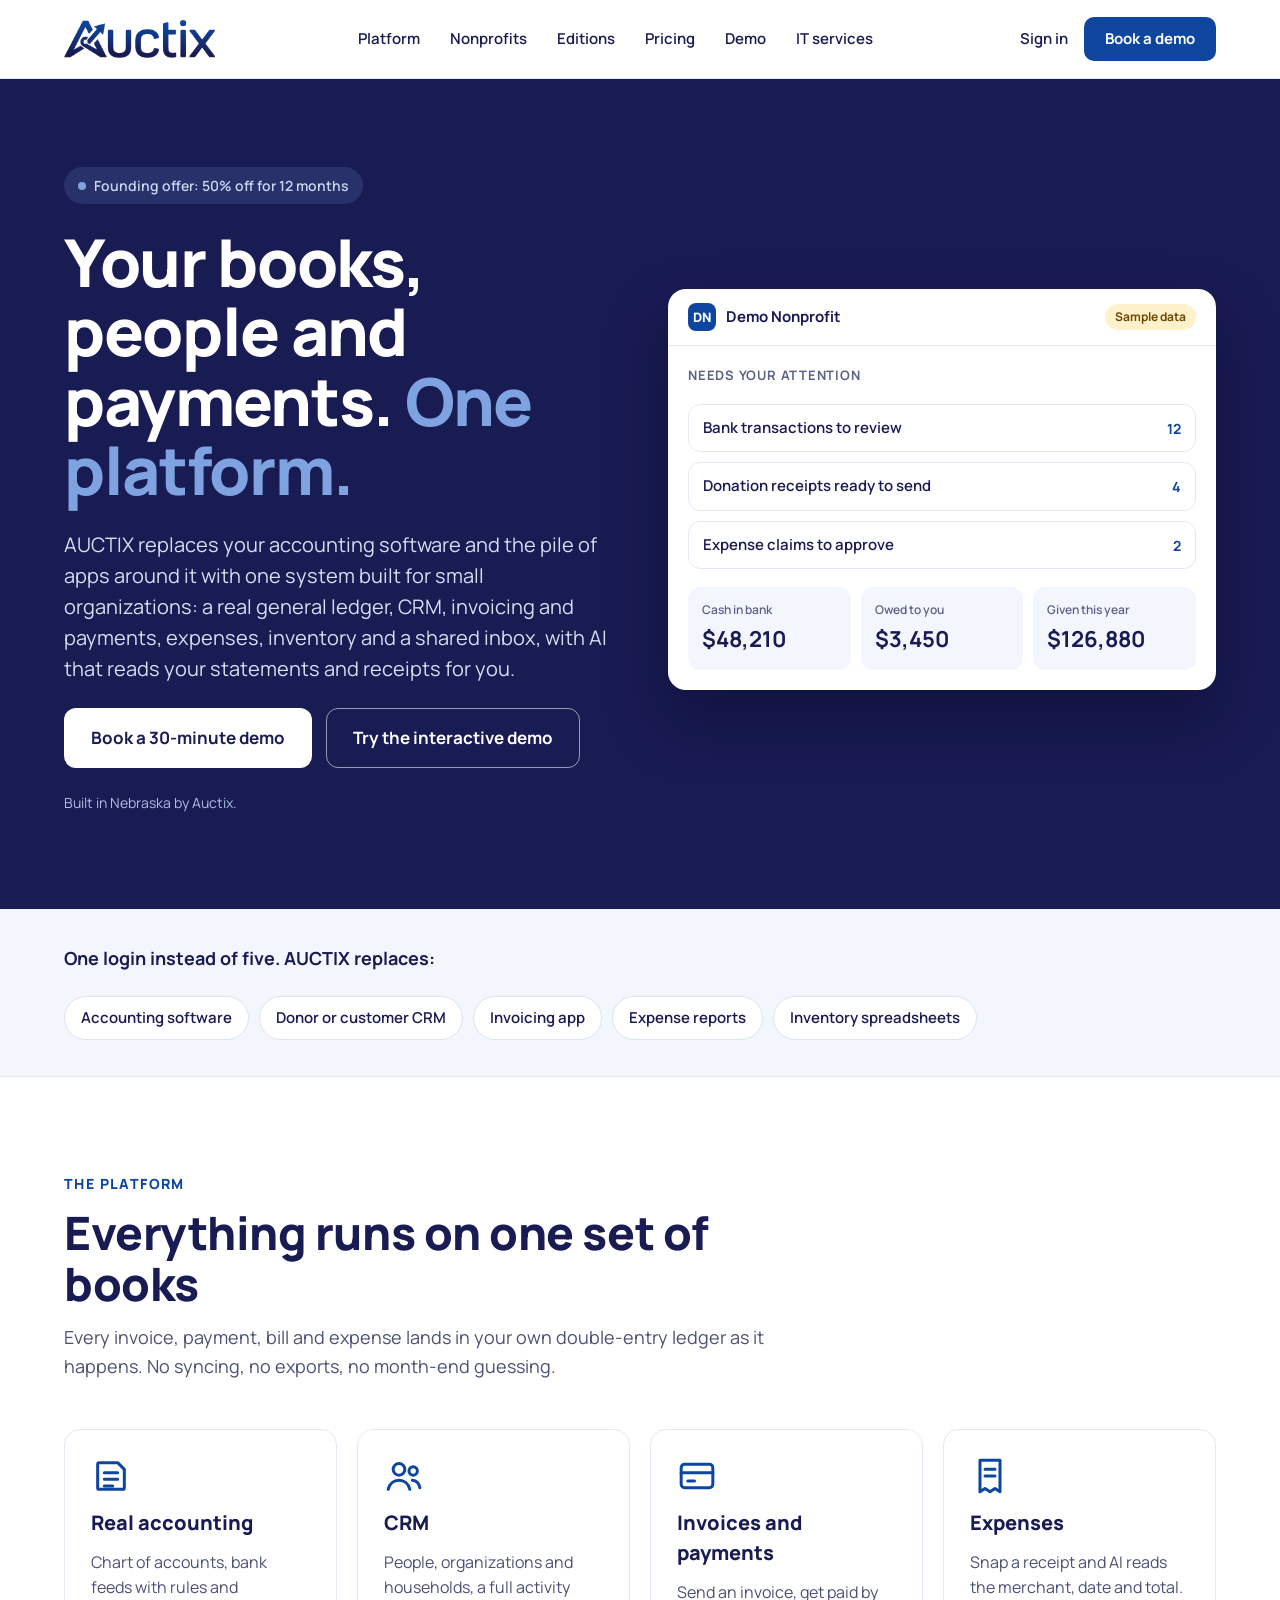
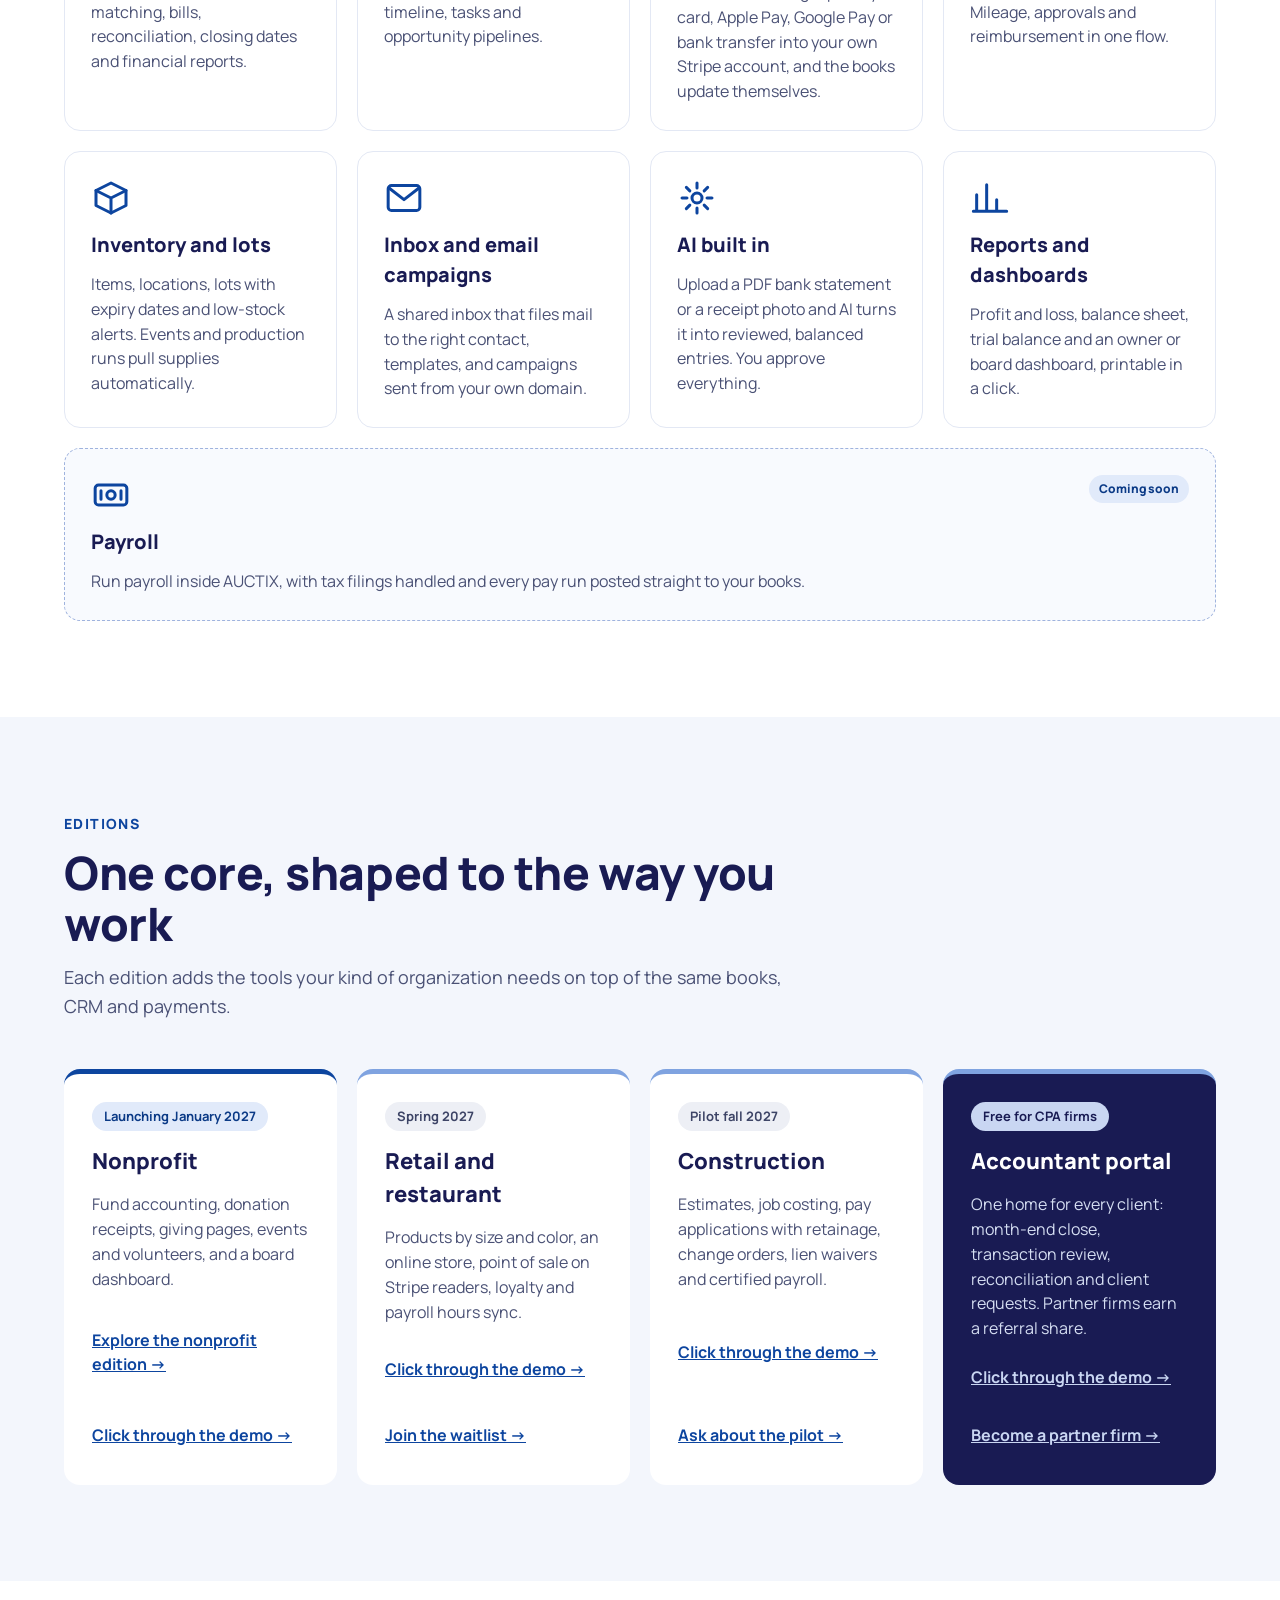
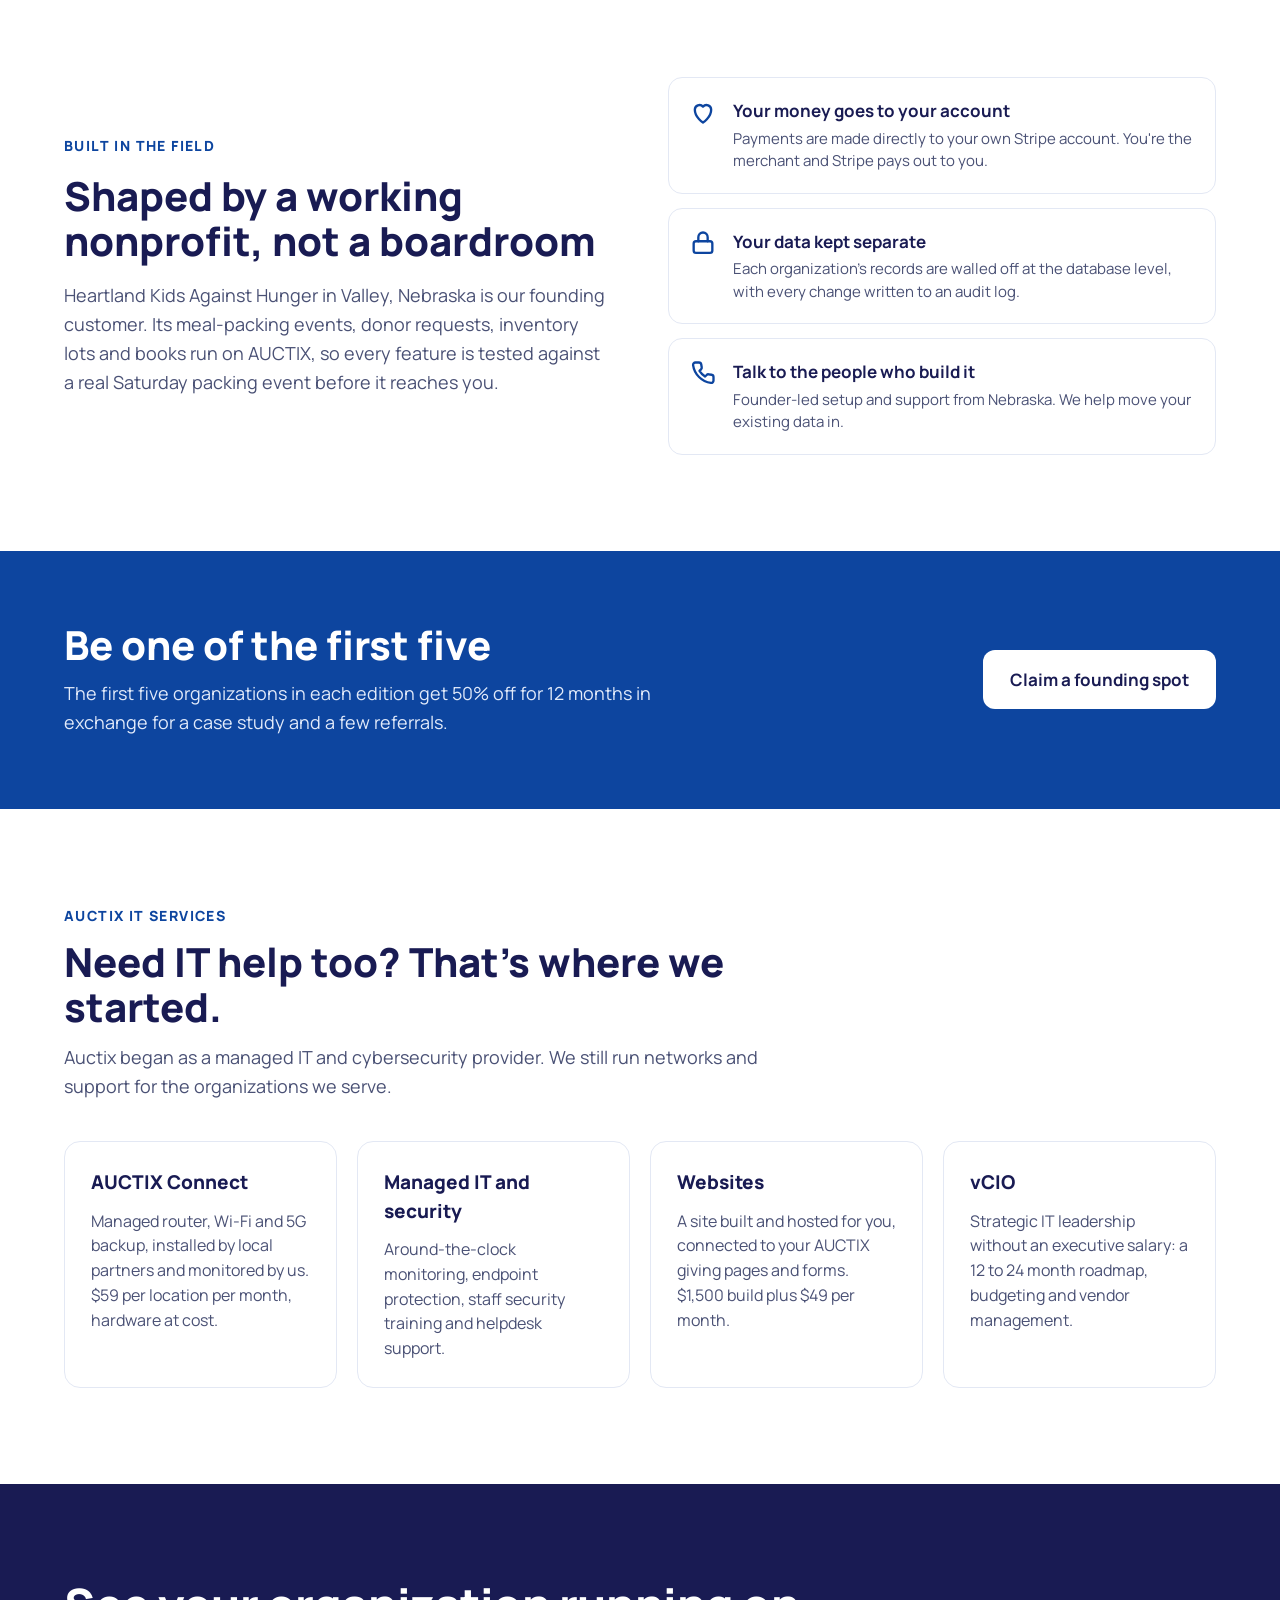
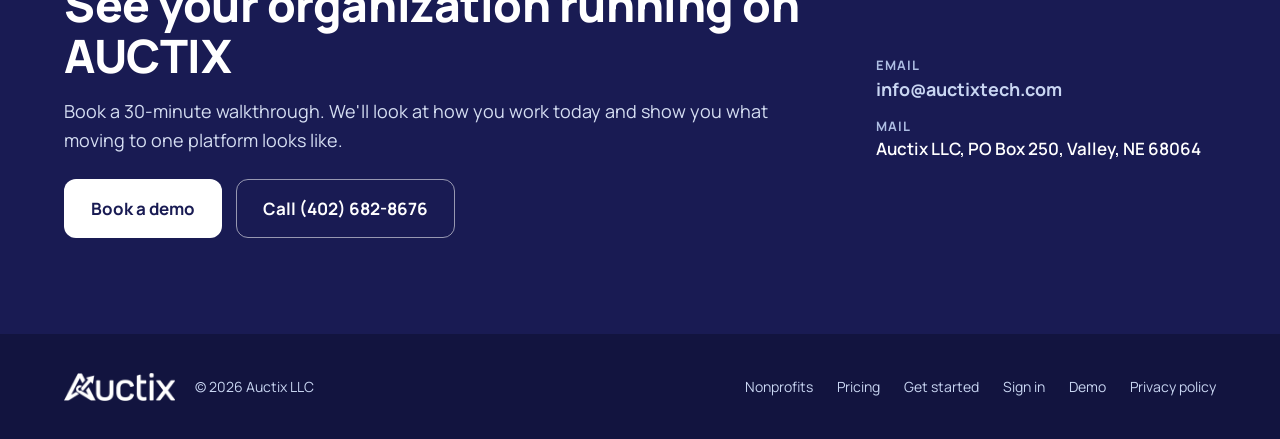
<file: index.html>
<!doctype html>
<html lang="en">
<head>
<meta charset="utf-8">
<meta name="viewport" content="width=device-width, initial-scale=1">
<title>AUCTIX: accounting, CRM and payments in one platform</title>
<meta name="description" content="AUCTIX replaces your accounting software and the apps around it: a real general ledger, CRM, invoicing and payments, expenses, inventory and a shared inbox, built for nonprofits and small businesses.">
<link rel="canonical" href="https://auctixtech.com/">
<meta property="og:type" content="website">
<meta property="og:site_name" content="AUCTIX">
<meta property="og:title" content="AUCTIX: your books, people and payments in one platform">
<meta property="og:description" content="Accounting, CRM, invoicing, expenses and inventory for nonprofits and small businesses.">
<meta property="og:url" content="https://auctixtech.com/">
<meta property="og:image" content="https://auctixtech.com/assets/img/og-image.png">
<meta name="twitter:card" content="summary_large_image">
<link rel="icon" type="image/png" sizes="32x32" href="/assets/img/favicon-32.png">
<link rel="apple-touch-icon" href="/assets/img/apple-touch-icon.png">
<link rel="preconnect" href="https://fonts.googleapis.com">
<link rel="preconnect" href="https://fonts.gstatic.com" crossorigin>
<link href="https://fonts.googleapis.com/css2?family=Manrope:wght@400;500;600;700;800&display=swap" rel="stylesheet">
<link rel="stylesheet" href="/assets/css/site.css">
</head>
<body>
<a class="skip" href="#main">Skip to content</a>
<header class="site-header">
  <div class="container">
    <a class="brand" href="/" aria-label="Auctix home"><img src="/assets/img/auctix-logo.png" alt="Auctix" width="151" height="38"></a>
    <nav class="main-nav" aria-label="Main">
      <a href="#platform">Platform</a>
      <a href="/nonprofits">Nonprofits</a>
      <a href="#editions">Editions</a>
      <a href="/pricing">Pricing</a>
      <a href="/demo">Demo</a>
      <a href="#it">IT services</a>
    </nav>
    <div class="header-actions">
      <a class="signin" href="https://app.auctixtech.com">Sign in</a>
      <a class="btn btn--primary" href="mailto:info@auctixtech.com?subject=AUCTIX%20demo">Book a demo</a>
    </div>
  </div>
</header>

<main id="main">
<section class="section--navy hero">
  <div class="container split">
    <div class="hero-copy">
      <span class="pill">Founding offer: 50% off for 12 months</span>
      <h1 class="h1">Your books, people and payments. <span class="accent">One platform.</span></h1>
      <p class="lead--hero">AUCTIX replaces your accounting software and the pile of apps around it with one system built for small organizations: a real general ledger, CRM, invoicing and payments, expenses, inventory and a shared inbox, with AI that reads your statements and receipts for you.</p>
      <div class="actions">
        <a class="btn btn--white btn--lg" href="mailto:info@auctixtech.com?subject=AUCTIX%20demo">Book a 30-minute demo</a>
        <a class="btn btn--ghost btn--lg" href="/demo">Try the interactive demo</a>
      </div>
      <p class="small">Built in Nebraska by Auctix.</p>
    </div>
    <div>
      <div class="mock" role="img" aria-label="Example AUCTIX home screen with sample data">
        <div class="mock-top">
          <div class="mock-org"><span>DN</span>Demo Nonprofit</div>
          <span class="mock-sample">Sample data</span>
        </div>
        <div class="mock-body">
          <div class="mock-label">Needs your attention</div>
          <div class="stack" style="gap:10px">
            <div class="mock-item">Bank transactions to review <b>12</b></div>
            <div class="mock-item">Donation receipts ready to send <b>4</b></div>
            <div class="mock-item">Expense claims to approve <b>2</b></div>
          </div>
          <div class="mock-stats">
            <div class="mock-stat"><small>Cash in bank</small><strong>$48,210</strong></div>
            <div class="mock-stat"><small>Owed to you</small><strong>$3,450</strong></div>
            <div class="mock-stat"><small>Given this year</small><strong>$126,880</strong></div>
          </div>
        </div>
      </div>
    </div>
  </div>
</section>

<section class="section--tint replaces">
  <div class="container between">
    <p>One login instead of five. AUCTIX replaces:</p>
    <div class="tags">
      <span class="tag">Accounting software</span>
      <span class="tag">Donor or customer CRM</span>
      <span class="tag">Invoicing app</span>
      <span class="tag">Expense reports</span>
      <span class="tag">Inventory spreadsheets</span>
    </div>
  </div>
</section>

<section class="section" id="platform">
  <div class="container stack-lg">
    <div class="stack intro">
      <div class="eyebrow">The platform</div>
      <h2 class="h2">Everything runs on one set of books</h2>
      <p class="lead">Every invoice, payment, bill and expense lands in your own double-entry ledger as it happens. No syncing, no exports, no month-end guessing.</p>
    </div>
    <div class="row">
      <div class="card">
        <svg class="icon" viewBox="0 0 24 24" fill="none" stroke="#0D459F" stroke-width="1.8" stroke-linecap="round" stroke-linejoin="round" aria-hidden="true"><path d="M4 19V5a1 1 0 0 1 1-1h11l4 4v11a1 1 0 0 1-1 1H5a1 1 0 0 1-1-1z"/><path d="M8 10h8M8 14h8M8 18h5"/></svg>
        <h3 class="h3">Real accounting</h3>
        <p>Chart of accounts, bank feeds with rules and matching, bills, reconciliation, closing dates and financial reports.</p>
      </div>
      <div class="card">
        <svg class="icon" viewBox="0 0 24 24" fill="none" stroke="#0D459F" stroke-width="1.8" stroke-linecap="round" stroke-linejoin="round" aria-hidden="true"><circle cx="9" cy="8" r="3.5"/><path d="M2.5 20c.8-3.5 3.4-5.5 6.5-5.5s5.7 2 6.5 5.5"/><circle cx="17.5" cy="9" r="2.5"/><path d="M17 14.5c2.3.2 4 1.8 4.5 4.5"/></svg>
        <h3 class="h3">CRM</h3>
        <p>People, organizations and households, a full activity timeline, tasks and opportunity pipelines.</p>
      </div>
      <div class="card">
        <svg class="icon" viewBox="0 0 24 24" fill="none" stroke="#0D459F" stroke-width="1.8" stroke-linecap="round" stroke-linejoin="round" aria-hidden="true"><rect x="2.5" y="5" width="19" height="14" rx="2"/><path d="M2.5 10h19M6.5 15h4"/></svg>
        <h3 class="h3">Invoices and payments</h3>
        <p>Send an invoice, get paid by card, Apple Pay, Google Pay or bank transfer into your own Stripe account, and the books update themselves.</p>
      </div>
      <div class="card">
        <svg class="icon" viewBox="0 0 24 24" fill="none" stroke="#0D459F" stroke-width="1.8" stroke-linecap="round" stroke-linejoin="round" aria-hidden="true"><path d="M6 2.5h12v19l-3-2-3 2-3-2-3 2z"/><path d="M9 8h6M9 12h6"/></svg>
        <h3 class="h3">Expenses</h3>
        <p>Snap a receipt and AI reads the merchant, date and total. Mileage, approvals and reimbursement in one flow.</p>
      </div>
      <div class="card">
        <svg class="icon" viewBox="0 0 24 24" fill="none" stroke="#0D459F" stroke-width="1.8" stroke-linecap="round" stroke-linejoin="round" aria-hidden="true"><path d="M3 7.5 12 3l9 4.5v9L12 21l-9-4.5z"/><path d="M3 7.5 12 12l9-4.5M12 12v9"/></svg>
        <h3 class="h3">Inventory and lots</h3>
        <p>Items, locations, lots with expiry dates and low-stock alerts. Events and production runs pull supplies automatically.</p>
      </div>
      <div class="card">
        <svg class="icon" viewBox="0 0 24 24" fill="none" stroke="#0D459F" stroke-width="1.8" stroke-linecap="round" stroke-linejoin="round" aria-hidden="true"><rect x="2.5" y="4.5" width="19" height="15" rx="2"/><path d="m3 6 9 7 9-7"/></svg>
        <h3 class="h3">Inbox and email campaigns</h3>
        <p>A shared inbox that files mail to the right contact, templates, and campaigns sent from your own domain.</p>
      </div>
      <div class="card">
        <svg class="icon" viewBox="0 0 24 24" fill="none" stroke="#0D459F" stroke-width="1.8" stroke-linecap="round" stroke-linejoin="round" aria-hidden="true"><path d="M12 3v3M12 18v3M3 12h3M18 12h3M5.6 5.6l2.1 2.1M16.3 16.3l2.1 2.1M5.6 18.4l2.1-2.1M16.3 7.7l2.1-2.1"/><circle cx="12" cy="12" r="3"/></svg>
        <h3 class="h3">AI built in</h3>
        <p>Upload a PDF bank statement or a receipt photo and AI turns it into reviewed, balanced entries. You approve everything.</p>
      </div>
      <div class="card">
        <svg class="icon" viewBox="0 0 24 24" fill="none" stroke="#0D459F" stroke-width="1.8" stroke-linecap="round" stroke-linejoin="round" aria-hidden="true"><path d="M4 20V10M10 20V4M16 20v-7M22 20H2"/></svg>
        <h3 class="h3">Reports and dashboards</h3>
        <p>Profit and loss, balance sheet, trial balance and an owner or board dashboard, printable in a click.</p>
      </div>
      <div class="card card--soon">
        <div class="card-head">
          <svg class="icon" viewBox="0 0 24 24" fill="none" stroke="#0D459F" stroke-width="1.8" stroke-linecap="round" stroke-linejoin="round" aria-hidden="true"><rect x="2.5" y="6" width="19" height="12" rx="2"/><circle cx="12" cy="12" r="2.5"/><path d="M6 9.5v5M18 9.5v5"/></svg>
          <span class="chip chip--soon">Coming soon</span>
        </div>
        <h3 class="h3">Payroll</h3>
        <p>Run payroll inside AUCTIX, with tax filings handled and every pay run posted straight to your books.</p>
      </div>
    </div>
  </div>
</section>

<section class="section section--tint" id="editions">
  <div class="container stack-lg">
    <div class="stack intro">
      <div class="eyebrow">Editions</div>
      <h2 class="h2">One core, shaped to the way you work</h2>
      <p class="lead">Each edition adds the tools your kind of organization needs on top of the same books, CRM and payments.</p>
    </div>
    <div class="row">
      <div class="card card--edition is-live">
        <span class="chip">Launching January 2027</span>
        <h3 class="h3" style="font-size:22px">Nonprofit</h3>
        <p>Fund accounting, donation receipts, giving pages, events and volunteers, and a board dashboard.</p>
        <a class="more" href="/nonprofits">Explore the nonprofit edition →</a>
        <a class="more" href="/demo#np-overview">Click through the demo →</a>
      </div>
      <div class="card card--edition">
        <span class="chip chip--gray">Spring 2027</span>
        <h3 class="h3" style="font-size:22px">Retail and restaurant</h3>
        <p>Products by size and color, an online store, point of sale on Stripe readers, loyalty and payroll hours sync.</p>
        <a class="more" href="/demo#rt-dash">Click through the demo →</a>
        <a class="more" href="mailto:info@auctixtech.com?subject=AUCTIX%20retail%20waitlist">Join the waitlist →</a>
      </div>
      <div class="card card--edition">
        <span class="chip chip--gray">Pilot fall 2027</span>
        <h3 class="h3" style="font-size:22px">Construction</h3>
        <p>Estimates, job costing, pay applications with retainage, change orders, lien waivers and certified payroll.</p>
        <a class="more" href="/demo#cn-jobs">Click through the demo →</a>
        <a class="more" href="mailto:info@auctixtech.com?subject=AUCTIX%20construction%20pilot">Ask about the pilot →</a>
      </div>
      <div class="card card--edition is-dark" id="accountants">
        <span class="chip chip--light">Free for CPA firms</span>
        <h3 class="h3" style="font-size:22px">Accountant portal</h3>
        <p>One home for every client: month-end close, transaction review, reconciliation and client requests. Partner firms earn a referral share.</p>
        <a class="more" href="/demo#ac-firm">Click through the demo →</a>
        <a class="more" href="mailto:info@auctixtech.com?subject=AUCTIX%20accountant%20portal">Become a partner firm →</a>
      </div>
    </div>
  </div>
</section>

<section class="section">
  <div class="container split">
    <div class="stack" style="gap:18px">
      <div class="eyebrow">Built in the field</div>
      <h2 class="h2--sm">Shaped by a working nonprofit, not a boardroom</h2>
      <p class="lead">Heartland Kids Against Hunger in Valley, Nebraska is our founding customer. Its meal-packing events, donor requests, inventory lots and books run on AUCTIX, so every feature is tested against a real Saturday packing event before it reaches you.</p>
    </div>
    <div class="stack">
      <div class="feature">
        <svg viewBox="0 0 24 24" fill="none" stroke="#0D459F" stroke-width="2" stroke-linecap="round" stroke-linejoin="round" aria-hidden="true"><path d="M12 21s-7-4.5-7-11a4 4 0 0 1 7-2.6A4 4 0 0 1 19 10c0 6.5-7 11-7 11z"/></svg>
        <div><strong>Your money goes to your account</strong><span>Payments are made directly to your own Stripe account. You're the merchant and Stripe pays out to you.</span></div>
      </div>
      <div class="feature">
        <svg viewBox="0 0 24 24" fill="none" stroke="#0D459F" stroke-width="2" stroke-linecap="round" stroke-linejoin="round" aria-hidden="true"><rect x="4" y="10.5" width="16" height="10" rx="2"/><path d="M8 10.5V7a4 4 0 0 1 8 0v3.5"/></svg>
        <div><strong>Your data kept separate</strong><span>Each organization's records are walled off at the database level, with every change written to an audit log.</span></div>
      </div>
      <div class="feature">
        <svg viewBox="0 0 24 24" fill="none" stroke="#0D459F" stroke-width="2" stroke-linecap="round" stroke-linejoin="round" aria-hidden="true"><path d="M21 15.5v3a2 2 0 0 1-2.2 2A18 18 0 0 1 3.5 5.2 2 2 0 0 1 5.5 3h3a2 2 0 0 1 2 1.7l.4 2.4a2 2 0 0 1-.6 1.8L9 10.2a15 15 0 0 0 4.8 4.8l1.3-1.3a2 2 0 0 1 1.8-.6l2.4.4a2 2 0 0 1 1.7 2z"/></svg>
        <div><strong>Talk to the people who build it</strong><span>Founder-led setup and support from Nebraska. We help move your existing data in.</span></div>
      </div>
    </div>
  </div>
</section>

<section class="section--royal section--sm">
  <div class="container between">
    <div class="stack" style="flex:1 1 520px;gap:12px">
      <h2 class="h2--sm">Be one of the first five</h2>
      <p class="lead" style="color:#E1EAFA;max-width:620px">The first five organizations in each edition get 50% off for 12 months in exchange for a case study and a few referrals.</p>
    </div>
    <a class="btn btn--white btn--lg" href="/get-started">Claim a founding spot</a>
  </div>
</section>

<section class="section" id="it">
  <div class="container stack-lg" style="gap:40px">
    <div class="stack intro">
      <div class="eyebrow">Auctix IT services</div>
      <h2 class="h2--sm">Need IT help too? That's where we started.</h2>
      <p class="lead">Auctix began as a managed IT and cybersecurity provider. We still run networks and support for the organizations we serve.</p>
    </div>
    <div class="row">
      <div class="card"><h3 class="h3" style="font-size:19px">AUCTIX Connect</h3><p>Managed router, Wi-Fi and 5G backup, installed by local partners and monitored by us. $59 per location per month, hardware at cost.</p></div>
      <div class="card"><h3 class="h3" style="font-size:19px">Managed IT and security</h3><p>Around-the-clock monitoring, endpoint protection, staff security training and helpdesk support.</p></div>
      <div class="card"><h3 class="h3" style="font-size:19px">Websites</h3><p>A site built and hosted for you, connected to your AUCTIX giving pages and forms. $1,500 build plus $49 per month.</p></div>
      <div class="card"><h3 class="h3" style="font-size:19px">vCIO</h3><p>Strategic IT leadership without an executive salary: a 12 to 24 month roadmap, budgeting and vendor management.</p></div>
    </div>
  </div>
</section>

<section class="section--navy section">
  <div class="container between" style="gap:48px">
    <div class="stack" style="flex:1 1 480px;gap:16px">
      <h2 class="h2">See your organization running on AUCTIX</h2>
      <p class="lead">Book a 30-minute walkthrough. We'll look at how you work today and show you what moving to one platform looks like.</p>
      <div class="actions" style="padding-top:8px">
        <a class="btn btn--white btn--lg" href="mailto:info@auctixtech.com?subject=AUCTIX%20demo">Book a demo</a>
        <a class="btn btn--ghost btn--lg" href="tel:+14026828676">Call (402) 682-8676</a>
      </div>
    </div>
    <div class="contact-list">
      <div><small>Email</small><a href="mailto:info@auctixtech.com">info@auctixtech.com</a></div>
      <div><small>Mail</small><span>Auctix LLC, PO Box 250, Valley, NE 68064</span></div>
    </div>
  </div>
</section>
</main>

<footer class="site-footer">
  <div class="container">
    <div class="brandline"><img src="/assets/img/auctix-logo-white.png" alt="Auctix" width="111" height="28"><span>© 2026 Auctix LLC</span></div>
    <nav aria-label="Footer">
      <a href="/nonprofits">Nonprofits</a>
      <a href="/pricing">Pricing</a>
      <a href="/get-started">Get started</a>
      <a href="https://app.auctixtech.com">Sign in</a>
      <a href="/demo">Demo</a>
      <a href="https://app.auctixtech.com/privacy">Privacy policy</a>
    </nav>
  </div>
</footer>
</body>
</html>
</file>
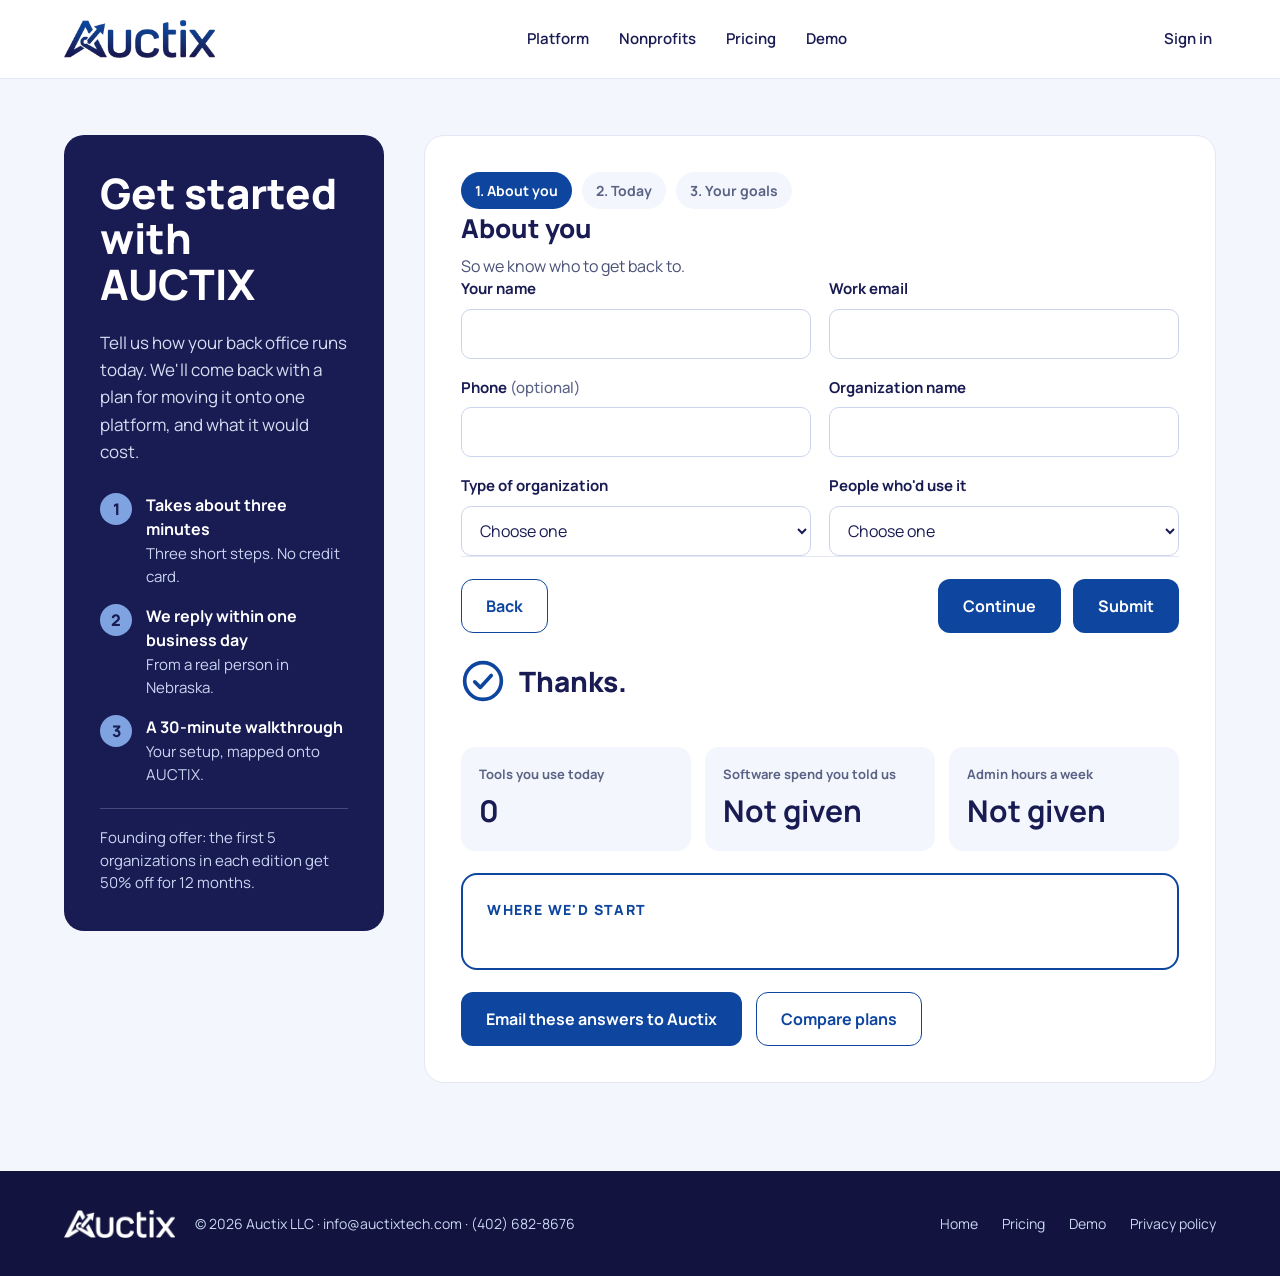
<file: get-started.html>
<!doctype html>
<html lang="en">
<head>
<meta charset="utf-8">
<meta name="viewport" content="width=device-width, initial-scale=1">
<title>Get started with AUCTIX</title>
<meta name="description" content="Tell us how your back office runs today. We'll come back within one business day with a plan for moving it onto one platform, and what it would cost.">
<link rel="canonical" href="https://auctixtech.com/get-started">
<meta property="og:type" content="website">
<meta property="og:site_name" content="AUCTIX">
<meta property="og:title" content="Get started with AUCTIX">
<meta property="og:description" content="Three short steps. We reply within one business day.">
<meta property="og:url" content="https://auctixtech.com/get-started">
<meta property="og:image" content="https://auctixtech.com/assets/img/og-image.png">
<meta name="twitter:card" content="summary_large_image">
<link rel="icon" type="image/png" sizes="32x32" href="/assets/img/favicon-32.png">
<link rel="apple-touch-icon" href="/assets/img/apple-touch-icon.png">
<link rel="preconnect" href="https://fonts.googleapis.com">
<link rel="preconnect" href="https://fonts.gstatic.com" crossorigin>
<link href="https://fonts.googleapis.com/css2?family=Manrope:wght@400;500;600;700;800&display=swap" rel="stylesheet">
<link rel="stylesheet" href="/assets/css/site.css">
<script src="/assets/js/get-started.js" defer></script>
</head>
<body>
<a class="skip" href="#main">Skip to content</a>
<header class="site-header">
  <div class="container">
    <a class="brand" href="/" aria-label="Auctix home"><img src="/assets/img/auctix-logo.png" alt="Auctix" width="151" height="38"></a>
    <nav class="main-nav" aria-label="Main">
      <a href="/#platform">Platform</a>
      <a href="/nonprofits">Nonprofits</a>
      <a href="/pricing">Pricing</a>
      <a href="/demo">Demo</a>
    </nav>
    <div class="header-actions">
      <a class="signin" href="https://app.auctixtech.com">Sign in</a>
    </div>
  </div>
</header>

<main id="main" class="gs">
  <div class="container">
    <aside class="gs-aside">
      <h1 class="h2--sm" style="font-size:clamp(32px,3.6vw,42px);line-height:1.08">Get started with AUCTIX</h1>
      <p class="lead">Tell us how your back office runs today. We'll come back with a plan for moving it onto one platform, and what it would cost.</p>
      <div class="gs-steps">
        <div><b>1</b><div><strong>Takes about three minutes</strong><span>Three short steps. No credit card.</span></div></div>
        <div><b>2</b><div><strong>We reply within one business day</strong><span>From a real person in Nebraska.</span></div></div>
        <div><b>3</b><div><strong>A 30-minute walkthrough</strong><span>Your setup, mapped onto AUCTIX.</span></div></div>
      </div>
      <p class="offer">Founding offer: the first 5 organizations in each edition get 50% off for 12 months.</p>
    </aside>

    <div class="gs-card">
      <!-- data-endpoint: the AUCTIX web-form address. Leave empty until it exists; the form then offers to send the answers by email instead. -->
      <form id="gs-form" novalidate data-endpoint="">
        <ol class="progress" aria-label="Progress">
          <li data-step="1">1. About you</li>
          <li data-step="2">2. Today</li>
          <li data-step="3">3. Your goals</li>
        </ol>

        <fieldset class="gs-step" data-step="1">
          <legend><h2>About you</h2><p class="hint">So we know who to get back to.</p></legend>
          <div class="fields">
            <div class="field"><label for="f-name">Your name</label><input id="f-name" name="name" type="text" autocomplete="name" required></div>
            <div class="field"><label for="f-email">Work email</label><input id="f-email" name="email" type="email" autocomplete="email" required></div>
            <div class="field"><label for="f-phone">Phone <span class="optional">(optional)</span></label><input id="f-phone" name="phone" type="tel" autocomplete="tel"></div>
            <div class="field"><label for="f-org">Organization name</label><input id="f-org" name="organization" type="text" autocomplete="organization" required></div>
            <div class="field"><label for="f-type">Type of organization</label>
              <select id="f-type" name="org_type" required>
                <option value="">Choose one</option>
                <option value="nonprofit">Nonprofit</option>
                <option value="retail">Retail or restaurant</option>
                <option value="construction">Construction or trades</option>
                <option value="cpa">Accounting or CPA firm</option>
                <option value="other">Something else</option>
              </select>
            </div>
            <div class="field"><label for="f-size">People who'd use it</label>
              <select id="f-size" name="team_size">
                <option value="">Choose one</option>
                <option>1 to 2</option><option>3 to 5</option><option>6 to 15</option><option>16 or more</option>
              </select>
            </div>
          </div>
          <div class="hp" aria-hidden="true"><label for="f-website">Leave this empty</label><input id="f-website" name="website" type="text" tabindex="-1" autocomplete="off"></div>
        </fieldset>

        <fieldset class="gs-step" data-step="2" hidden>
          <legend><h2>What you use today</h2><p class="hint">Check everything your team relies on, even if it's a spreadsheet.</p></legend>
          <div class="checkgrid">
            <label class="check"><input type="checkbox" name="tools" value="accounting"><span><b>Accounting software</b><small>QuickBooks, Xero, Aplos</small></span></label>
            <label class="check"><input type="checkbox" name="tools" value="crm"><span><b>Donor or customer database</b><small>A CRM or a spreadsheet of contacts</small></span></label>
            <label class="check"><input type="checkbox" name="tools" value="payments"><span><b>Online giving or payments</b><small>Donation forms, card payments</small></span></label>
            <label class="check"><input type="checkbox" name="tools" value="invoicing"><span><b>Invoicing</b><small>Sending bills or donation requests</small></span></label>
            <label class="check"><input type="checkbox" name="tools" value="expenses"><span><b>Expense reports and receipts</b><small>Reimbursements, mileage</small></span></label>
            <label class="check"><input type="checkbox" name="tools" value="email"><span><b>Email marketing</b><small>Newsletters and appeals</small></span></label>
            <label class="check"><input type="checkbox" name="tools" value="events"><span><b>Event or volunteer sign-ups</b><small>Forms, shifts, waivers</small></span></label>
            <label class="check"><input type="checkbox" name="tools" value="inventory"><span><b>Inventory tracking</b><small>Stock, lots, supplies</small></span></label>
            <label class="check"><input type="checkbox" name="tools" value="pos"><span><b>Point of sale</b><small>Register or card reader</small></span></label>
            <label class="check"><input type="checkbox" name="tools" value="payroll"><span><b>Payroll</b><small>Paying staff</small></span></label>
            <label class="check"><input type="checkbox" name="tools" value="sheets"><span><b>Spreadsheets doing a software job</b><small>Trackers, logs, reconciliations</small></span></label>
          </div>
          <div class="fields">
            <div class="field"><label for="f-acct">Accounting today</label>
              <select id="f-acct" name="accounting">
                <option value="">Choose one</option>
                <option>QuickBooks Online</option><option>QuickBooks Desktop</option><option>Xero</option><option>Aplos</option><option>Wave</option><option>Spreadsheets</option><option>An outside bookkeeper</option><option>Nothing yet</option><option>Other</option>
              </select>
            </div>
            <div class="field"><label for="f-spend">Monthly software spend, roughly ($)</label><input id="f-spend" name="monthly_spend" type="number" min="0" step="10" inputmode="numeric"></div>
            <div class="field"><label for="f-hours">Hours a week on admin and books</label>
              <select id="f-hours" name="admin_hours">
                <option value="">Choose one</option>
                <option>Under 2</option><option>2 to 5</option><option>5 to 10</option><option>10 to 20</option><option>More than 20</option>
              </select>
            </div>
          </div>
        </fieldset>

        <fieldset class="gs-step" data-step="3" hidden>
          <legend><h2>What would change your back office</h2><p class="hint">Pick what matters most. We'll build the walkthrough around it.</p></legend>
          <div class="checkgrid">
            <label class="check"><input type="checkbox" name="goals" value="Stop entering the same data twice"><span><b>Stop entering the same data twice</b></span></label>
            <label class="check"><input type="checkbox" name="goals" value="Close the books faster each month"><span><b>Close the books faster each month</b></span></label>
            <label class="check"><input type="checkbox" name="goals" value="Send receipts and invoices automatically"><span><b>Send receipts and invoices automatically</b></span></label>
            <label class="check"><input type="checkbox" name="goals" value="Clear reports for our board or owners"><span><b>Clear reports for our board or owners</b></span></label>
            <label class="check"><input type="checkbox" name="goals" value="One login for the whole team"><span><b>One login for the whole team</b></span></label>
            <label class="check"><input type="checkbox" name="goals" value="Plan events and inventory in one place"><span><b>Plan events and inventory in one place</b></span></label>
            <label class="check"><input type="checkbox" name="goals" value="Spend less on software"><span><b>Spend less on software</b></span></label>
          </div>
          <div class="field"><label for="f-change">If your back office ran itself tomorrow, what would you do with that time?</label><textarea id="f-change" name="time_back"></textarea></div>
          <div class="field" style="max-width:360px"><label for="f-when">When would you like to switch?</label>
            <select id="f-when" name="timeline">
              <option value="">Choose one</option>
              <option>As soon as possible</option><option>In 1 to 3 months</option><option>In 3 to 6 months</option><option>At our next fiscal year</option><option>Just researching</option>
            </select>
          </div>
        </fieldset>

        <p class="form-error" id="gs-error" role="alert" hidden></p>

        <div class="form-nav">
          <button type="button" class="btn btn--outline" id="gs-back" hidden>Back</button>
          <span class="spacer"></span>
          <button type="button" class="btn btn--primary" id="gs-next">Continue</button>
          <button type="submit" class="btn btn--primary" id="gs-submit" hidden>Submit</button>
        </div>
      </form>

      <section class="result" id="gs-result" hidden aria-live="polite">
        <div class="result-head">
          <svg viewBox="0 0 24 24" fill="none" stroke="#0D459F" stroke-width="2" stroke-linecap="round" stroke-linejoin="round" aria-hidden="true"><circle cx="12" cy="12" r="10"/><path d="M7.5 12.5l3 3 6-6.5"/></svg>
          <h2 id="gs-title">Thanks.</h2>
        </div>
        <p class="sent-note" id="gs-sent"></p>
        <div class="stats">
          <div class="stat"><small>Tools you use today</small><strong id="r-tools">0</strong></div>
          <div class="stat"><small>Software spend you told us</small><strong id="r-spend">Not given</strong></div>
          <div class="stat"><small>Admin hours a week</small><strong id="r-hours">Not given</strong></div>
        </div>
        <div class="rec">
          <div class="eyebrow">Where we'd start</div>
          <div class="plan-title"><span id="r-plan-name"></span> <span id="r-plan-price"></span></div>
          <p id="r-plan-why"></p>
          <div id="r-covered-wrap" hidden>
            <p style="font-weight:700;color:var(--ink);font-size:15px;margin-bottom:8px">Moves into AUCTIX:</p>
            <ul class="covered" id="r-covered"></ul>
          </div>
          <p id="r-savings" style="font-weight:700;color:var(--ink)" hidden></p>
          <p id="r-payroll" style="font-size:14px;color:var(--muted)" hidden>Payroll is coming to AUCTIX soon. Until then, keep your current payroll provider.</p>
        </div>
        <div class="actions">
          <a class="btn btn--primary" id="gs-mail" href="mailto:info@auctixtech.com" hidden>Email these answers to Auctix</a>
          <a class="btn btn--outline" href="/pricing">Compare plans</a>
        </div>
      </section>
    </div>
  </div>
</main>

<footer class="site-footer">
  <div class="container">
    <div class="brandline"><img src="/assets/img/auctix-logo-white.png" alt="Auctix" width="111" height="28"><span>© 2026 Auctix LLC · info@auctixtech.com · (402) 682-8676</span></div>
    <nav aria-label="Footer">
      <a href="/">Home</a>
      <a href="/pricing">Pricing</a>
      <a href="/demo">Demo</a>
      <a href="https://app.auctixtech.com/privacy">Privacy policy</a>
    </nav>
  </div>
</footer>
</body>
</html>
</file>
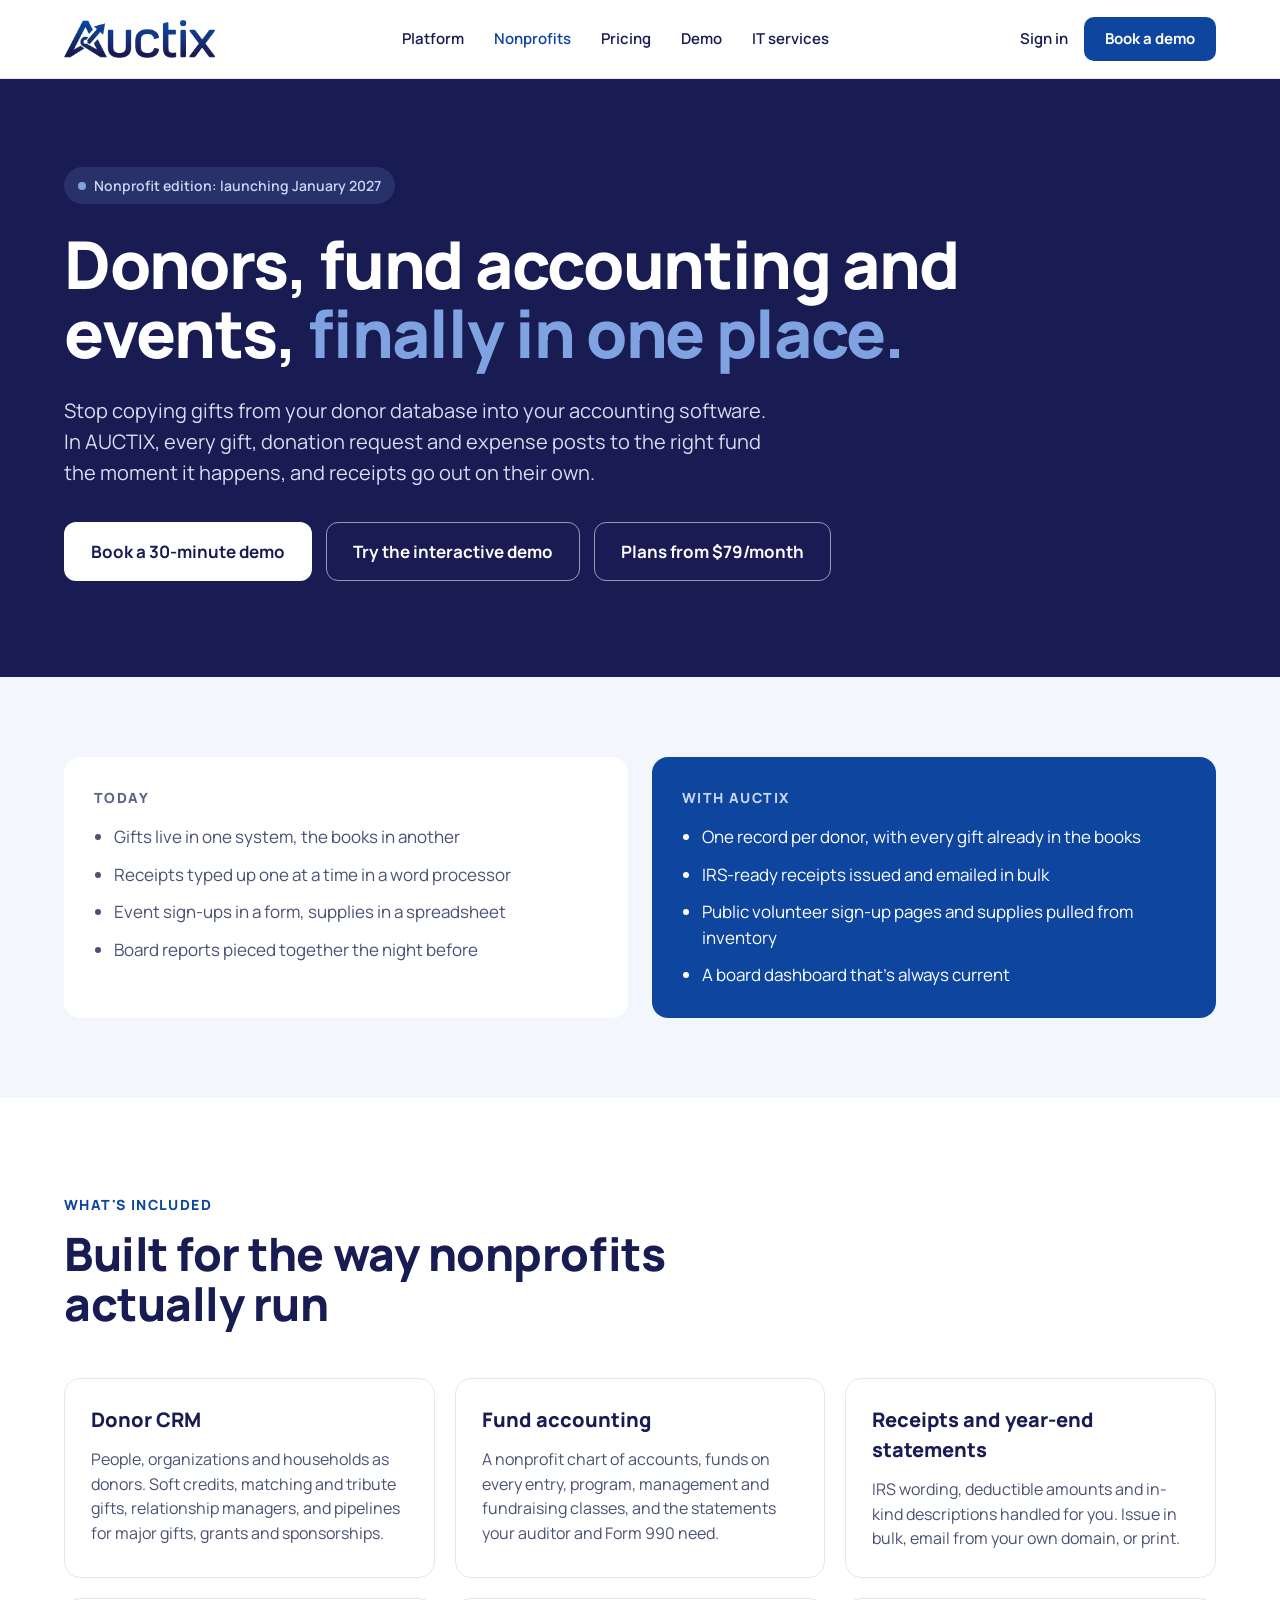
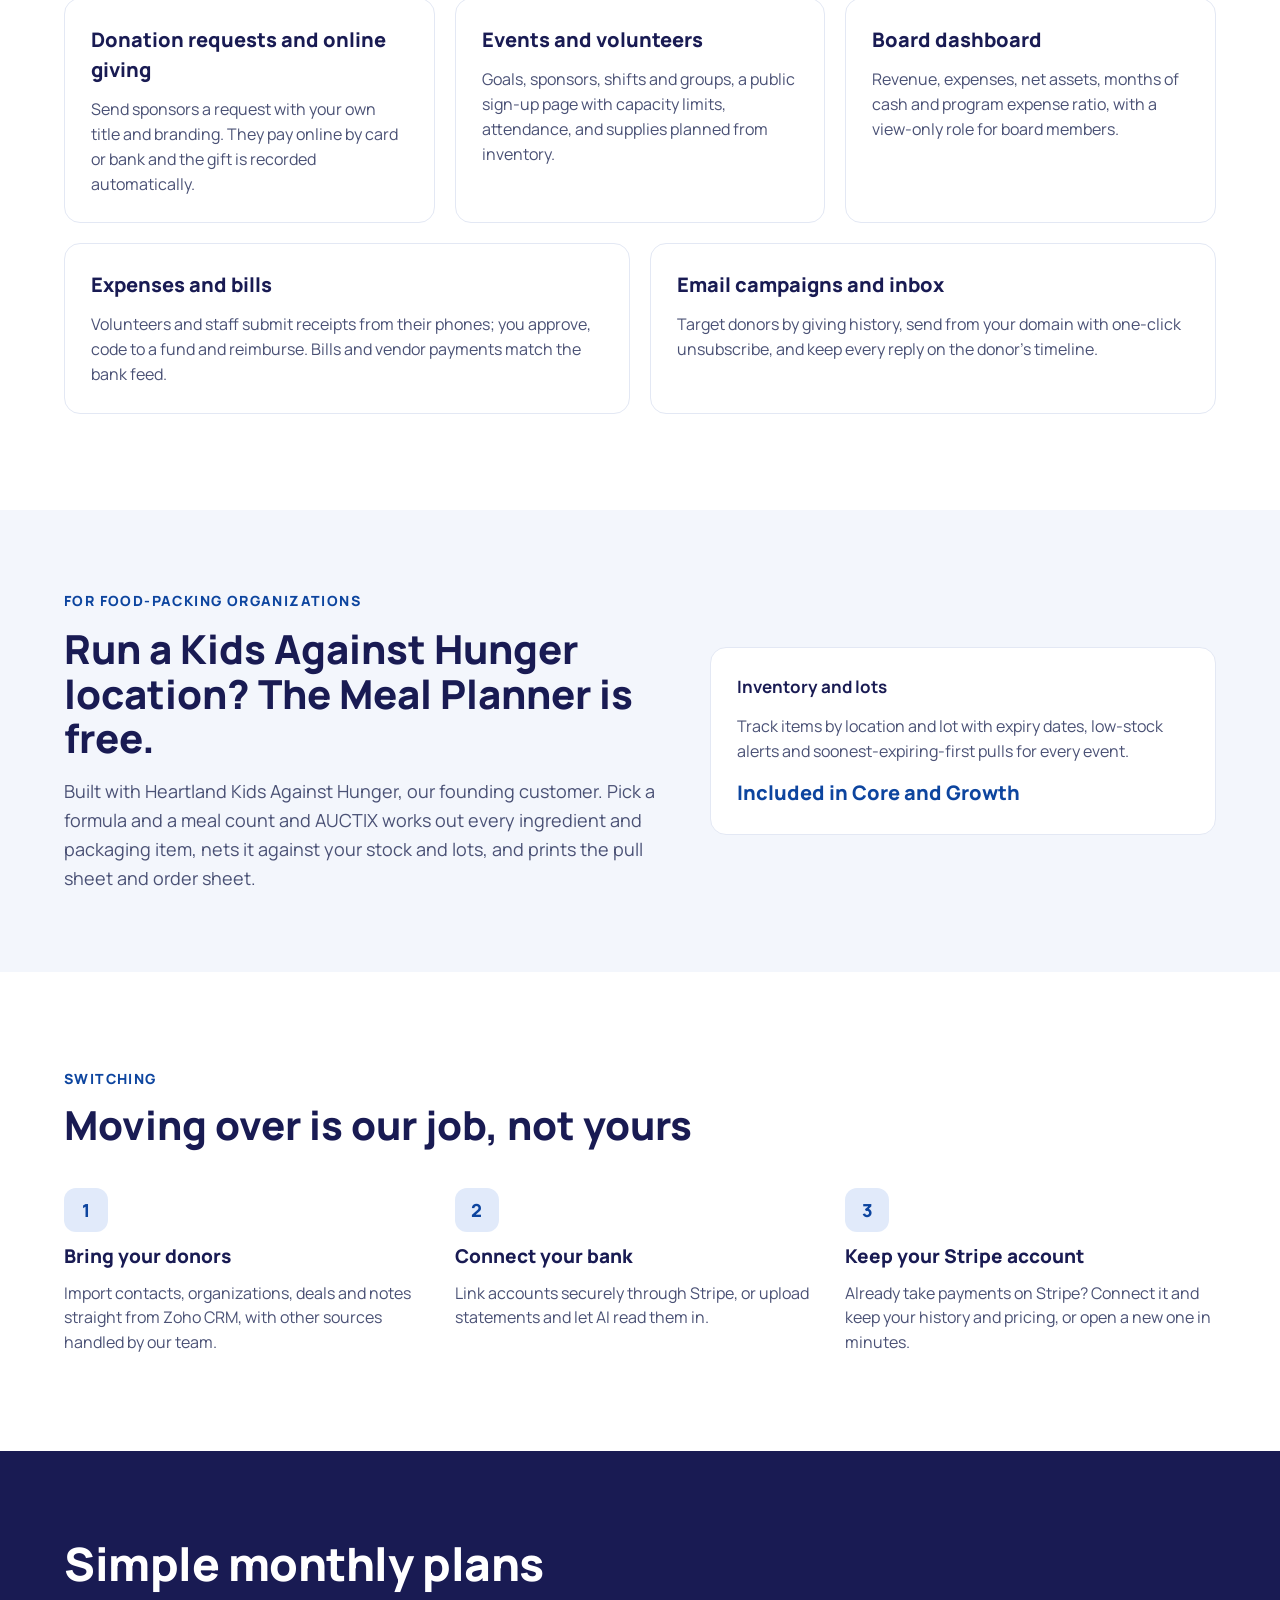
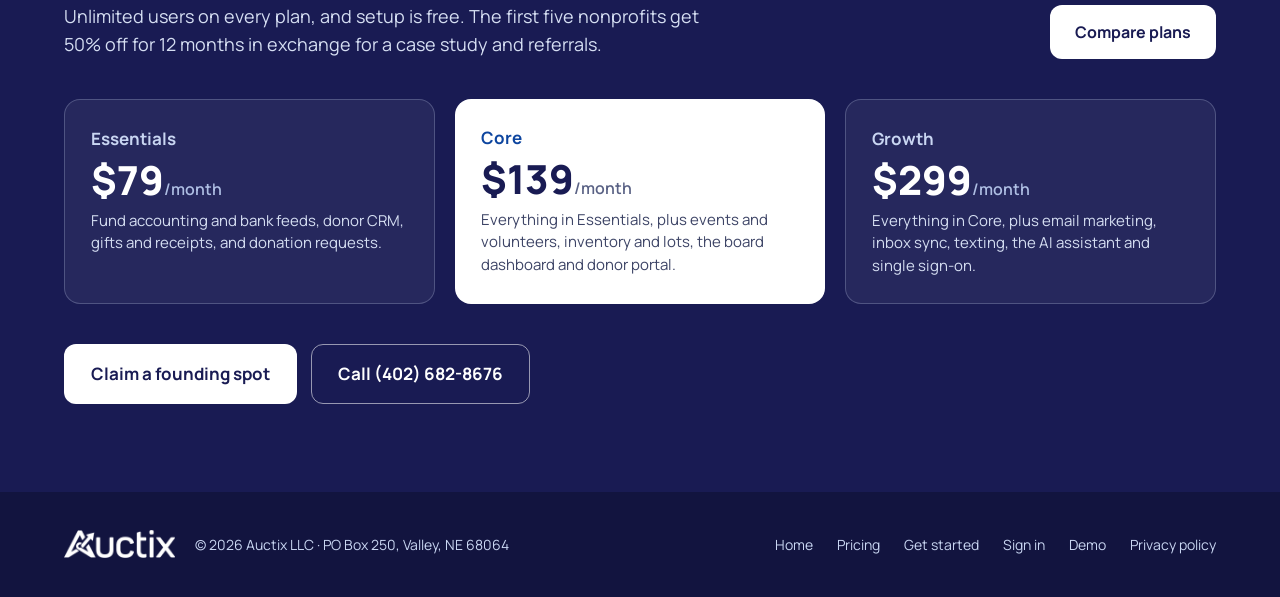
<file: nonprofits.html>
<!doctype html>
<html lang="en">
<head>
<meta charset="utf-8">
<meta name="viewport" content="width=device-width, initial-scale=1">
<title>AUCTIX for nonprofits: donors, fund accounting and events in one place</title>
<meta name="description" content="Fund accounting, donor CRM, IRS-ready receipts, donation requests, events and volunteers, and a board dashboard in one system. Nonprofit plans from $79 a month with unlimited users.">
<link rel="canonical" href="https://auctixtech.com/nonprofits">
<meta property="og:type" content="website">
<meta property="og:site_name" content="AUCTIX">
<meta property="og:title" content="AUCTIX for nonprofits">
<meta property="og:description" content="Donors, fund accounting and events, finally in one place. Plans from $79 a month.">
<meta property="og:url" content="https://auctixtech.com/nonprofits">
<meta property="og:image" content="https://auctixtech.com/assets/img/og-image.png">
<meta name="twitter:card" content="summary_large_image">
<link rel="icon" type="image/png" sizes="32x32" href="/assets/img/favicon-32.png">
<link rel="apple-touch-icon" href="/assets/img/apple-touch-icon.png">
<link rel="preconnect" href="https://fonts.googleapis.com">
<link rel="preconnect" href="https://fonts.gstatic.com" crossorigin>
<link href="https://fonts.googleapis.com/css2?family=Manrope:wght@400;500;600;700;800&display=swap" rel="stylesheet">
<link rel="stylesheet" href="/assets/css/site.css">
</head>
<body>
<a class="skip" href="#main">Skip to content</a>
<header class="site-header">
  <div class="container">
    <a class="brand" href="/" aria-label="Auctix home"><img src="/assets/img/auctix-logo.png" alt="Auctix" width="151" height="38"></a>
    <nav class="main-nav" aria-label="Main">
      <a href="/#platform">Platform</a>
      <a href="/nonprofits" aria-current="page">Nonprofits</a>
      <a href="/pricing">Pricing</a>
      <a href="/demo">Demo</a>
      <a href="/#it">IT services</a>
    </nav>
    <div class="header-actions">
      <a class="signin" href="https://app.auctixtech.com">Sign in</a>
      <a class="btn btn--primary" href="mailto:info@auctixtech.com?subject=AUCTIX%20nonprofit%20demo">Book a demo</a>
    </div>
  </div>
</header>

<main id="main">
<section class="section--navy hero">
  <div class="container hero-copy" style="gap:26px">
    <span class="pill">Nonprofit edition: launching January 2027</span>
    <h1 class="h1" style="max-width:900px">Donors, fund accounting and events, <span class="accent">finally in one place.</span></h1>
    <p class="lead--hero" style="max-width:720px">Stop copying gifts from your donor database into your accounting software. In AUCTIX, every gift, donation request and expense posts to the right fund the moment it happens, and receipts go out on their own.</p>
    <div class="actions" style="padding-top:8px">
      <a class="btn btn--white btn--lg" href="mailto:info@auctixtech.com?subject=AUCTIX%20nonprofit%20demo">Book a 30-minute demo</a>
      <a class="btn btn--ghost btn--lg" href="/demo#np-overview">Try the interactive demo</a>
      <a class="btn btn--ghost btn--lg" href="/pricing">Plans from $79/month</a>
    </div>
  </div>
</section>

<section class="section section--tint" style="padding:80px 0">
  <div class="container row" style="gap:24px">
    <div class="card" style="flex-basis:320px;padding:30px;gap:16px;border:0">
      <div class="eyebrow" style="color:var(--muted)">Today</div>
      <ul class="bullets" style="color:var(--body)">
        <li>Gifts live in one system, the books in another</li>
        <li>Receipts typed up one at a time in a word processor</li>
        <li>Event sign-ups in a form, supplies in a spreadsheet</li>
        <li>Board reports pieced together the night before</li>
      </ul>
    </div>
    <div class="card" style="flex-basis:320px;padding:30px;gap:16px;border:0;background:var(--royal);color:#fff">
      <div class="eyebrow" style="color:var(--sky-pale)">With AUCTIX</div>
      <ul class="bullets">
        <li>One record per donor, with every gift already in the books</li>
        <li>IRS-ready receipts issued and emailed in bulk</li>
        <li>Public volunteer sign-up pages and supplies pulled from inventory</li>
        <li>A board dashboard that's always current</li>
      </ul>
    </div>
  </div>
</section>

<section class="section">
  <div class="container stack-lg">
    <div class="stack intro">
      <div class="eyebrow">What's included</div>
      <h2 class="h2">Built for the way nonprofits actually run</h2>
    </div>
    <div class="row row--wide">
      <div class="card"><h3 class="h3">Donor CRM</h3><p>People, organizations and households as donors. Soft credits, matching and tribute gifts, relationship managers, and pipelines for major gifts, grants and sponsorships.</p></div>
      <div class="card"><h3 class="h3">Fund accounting</h3><p>A nonprofit chart of accounts, funds on every entry, program, management and fundraising classes, and the statements your auditor and Form 990 need.</p></div>
      <div class="card"><h3 class="h3">Receipts and year-end statements</h3><p>IRS wording, deductible amounts and in-kind descriptions handled for you. Issue in bulk, email from your own domain, or print.</p></div>
      <div class="card"><h3 class="h3">Donation requests and online giving</h3><p>Send sponsors a request with your own title and branding. They pay online by card or bank and the gift is recorded automatically.</p></div>
      <div class="card"><h3 class="h3">Events and volunteers</h3><p>Goals, sponsors, shifts and groups, a public sign-up page with capacity limits, attendance, and supplies planned from inventory.</p></div>
      <div class="card"><h3 class="h3">Board dashboard</h3><p>Revenue, expenses, net assets, months of cash and program expense ratio, with a view-only role for board members.</p></div>
      <div class="card"><h3 class="h3">Expenses and bills</h3><p>Volunteers and staff submit receipts from their phones; you approve, code to a fund and reimburse. Bills and vendor payments match the bank feed.</p></div>
      <div class="card"><h3 class="h3">Email campaigns and inbox</h3><p>Target donors by giving history, send from your domain with one-click unsubscribe, and keep every reply on the donor's timeline.</p></div>
    </div>
  </div>
</section>

<section class="section section--tint" style="padding:80px 0">
  <div class="container split" style="gap:40px">
    <div class="stack" style="flex-basis:460px;gap:16px">
      <div class="eyebrow">For food-packing organizations</div>
      <h2 class="h2--sm">Run a Kids Against Hunger location? The Meal Planner is free.</h2>
      <p class="lead">Built with Heartland Kids Against Hunger, our founding customer. Pick a formula and a meal count and AUCTIX works out every ingredient and packaging item, nets it against your stock and lots, and prints the pull sheet and order sheet.</p>
    </div>
    <div class="card" style="flex-basis:360px;gap:14px">
      <strong style="font-size:17px">Inventory and lots</strong>
      <p>Track items by location and lot with expiry dates, low-stock alerts and soonest-expiring-first pulls for every event.</p>
      <div style="font-size:20px;font-weight:800;color:var(--royal)">Included in Core and Growth</div>
    </div>
  </div>
</section>

<section class="section">
  <div class="container stack-lg" style="gap:40px">
    <div class="stack intro">
      <div class="eyebrow">Switching</div>
      <h2 class="h2--sm">Moving over is our job, not yours</h2>
    </div>
    <div class="row">
      <div class="stack" style="gap:10px"><div class="step-num">1</div><h3 class="h3" style="font-size:19px">Bring your donors</h3><p class="lead" style="font-size:16px;line-height:1.55">Import contacts, organizations, deals and notes straight from Zoho CRM, with other sources handled by our team.</p></div>
      <div class="stack" style="gap:10px"><div class="step-num">2</div><h3 class="h3" style="font-size:19px">Connect your bank</h3><p class="lead" style="font-size:16px;line-height:1.55">Link accounts securely through Stripe, or upload statements and let AI read them in.</p></div>
      <div class="stack" style="gap:10px"><div class="step-num">3</div><h3 class="h3" style="font-size:19px">Keep your Stripe account</h3><p class="lead" style="font-size:16px;line-height:1.55">Already take payments on Stripe? Connect it and keep your history and pricing, or open a new one in minutes.</p></div>
    </div>
  </div>
</section>

<section class="section--navy section" style="padding:88px 0">
  <div class="container stack-lg" style="gap:40px">
    <div class="between" style="align-items:flex-end">
      <div class="stack" style="max-width:640px;gap:12px">
        <h2 class="h2">Simple monthly plans</h2>
        <p class="lead">Unlimited users on every plan, and setup is free. The first five nonprofits get 50% off for 12 months in exchange for a case study and referrals.</p>
      </div>
      <a class="btn btn--white" href="/pricing">Compare plans</a>
    </div>
    <div class="row">
      <div class="summary-plan"><div class="name">Essentials</div><div class="price">$79<small>/month</small></div><p>Fund accounting and bank feeds, donor CRM, gifts and receipts, and donation requests.</p></div>
      <div class="summary-plan is-featured"><div class="name">Core</div><div class="price">$139<small>/month</small></div><p>Everything in Essentials, plus events and volunteers, inventory and lots, the board dashboard and donor portal.</p></div>
      <div class="summary-plan"><div class="name">Growth</div><div class="price">$299<small>/month</small></div><p>Everything in Core, plus email marketing, inbox sync, texting, the AI assistant and single sign-on.</p></div>
    </div>
    <div class="actions">
      <a class="btn btn--white btn--lg" href="/get-started">Claim a founding spot</a>
      <a class="btn btn--ghost btn--lg" href="tel:+14026828676">Call (402) 682-8676</a>
    </div>
  </div>
</section>
</main>

<footer class="site-footer">
  <div class="container">
    <div class="brandline"><img src="/assets/img/auctix-logo-white.png" alt="Auctix" width="111" height="28"><span>© 2026 Auctix LLC · PO Box 250, Valley, NE 68064</span></div>
    <nav aria-label="Footer">
      <a href="/">Home</a>
      <a href="/pricing">Pricing</a>
      <a href="/get-started">Get started</a>
      <a href="https://app.auctixtech.com">Sign in</a>
      <a href="/demo">Demo</a>
      <a href="https://app.auctixtech.com/privacy">Privacy policy</a>
    </nav>
  </div>
</footer>
</body>
</html>
</file>
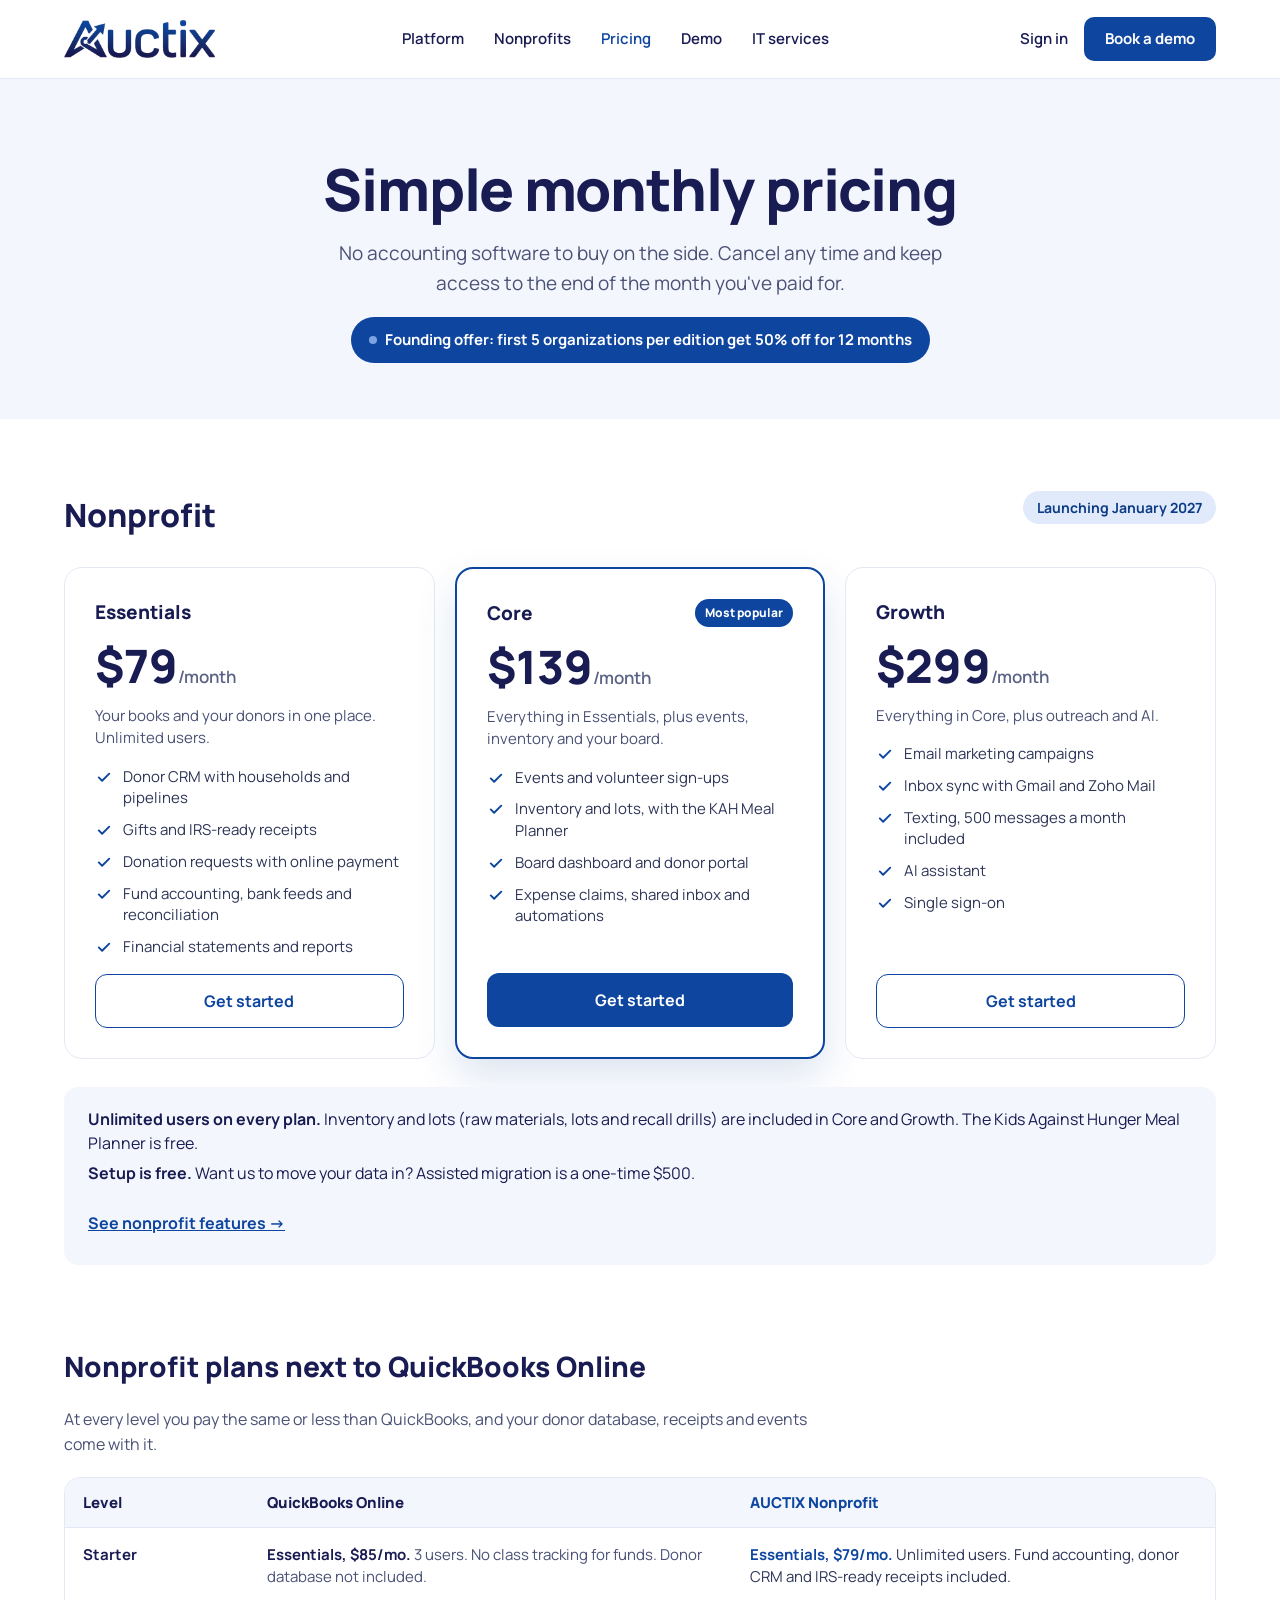
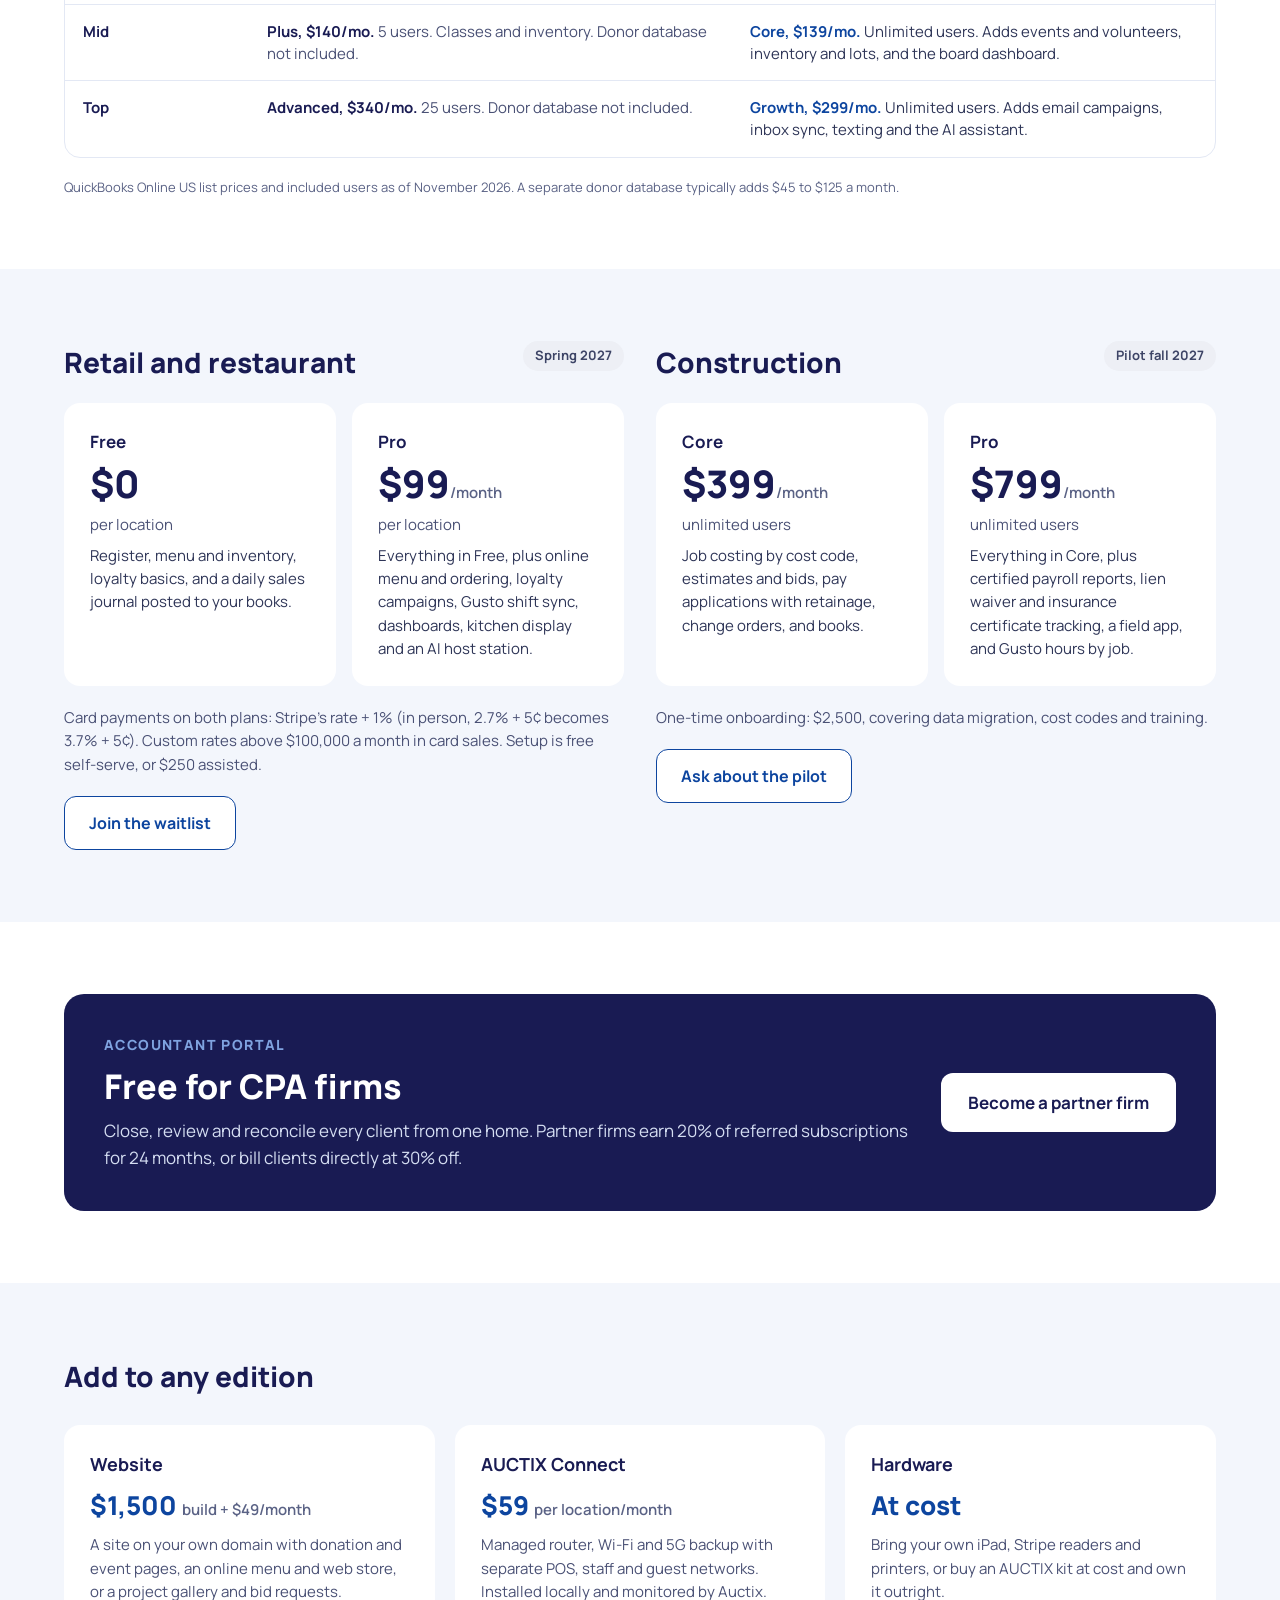
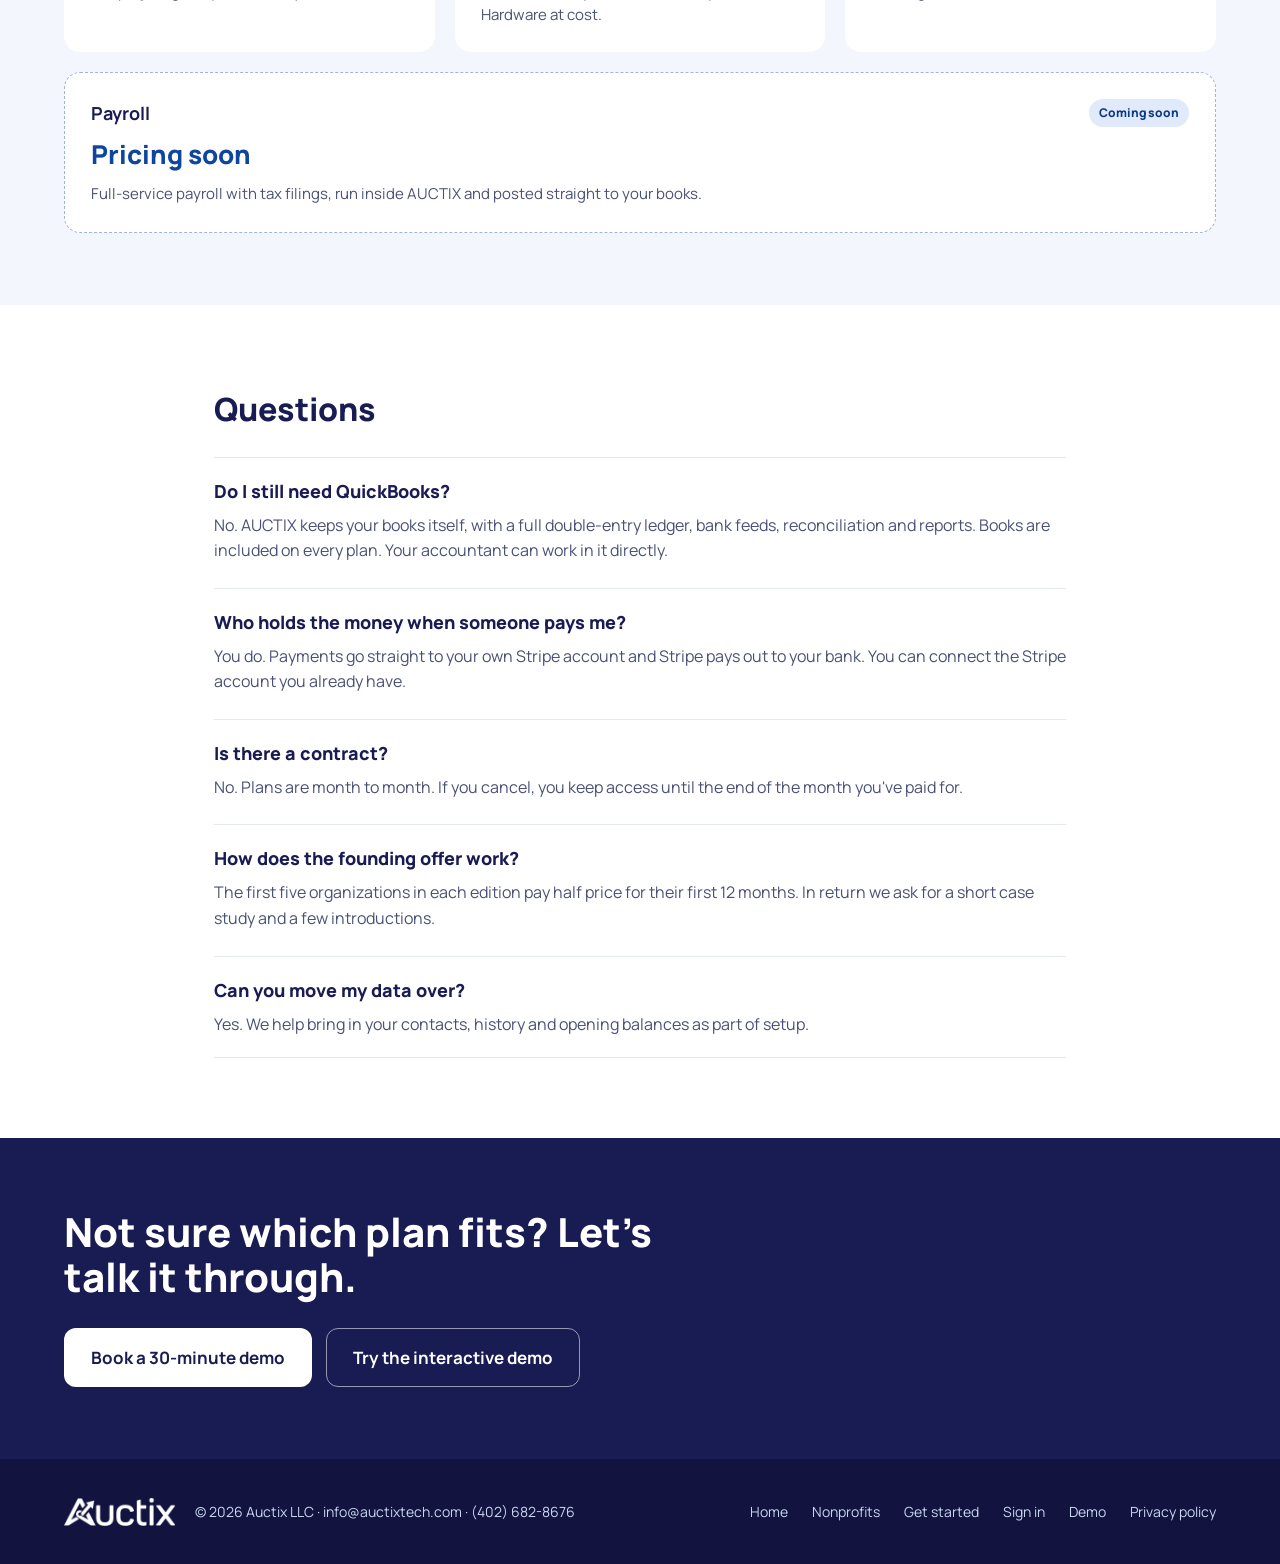
<file: pricing.html>
<!doctype html>
<html lang="en">
<head>
<meta charset="utf-8">
<meta name="viewport" content="width=device-width, initial-scale=1">
<title>AUCTIX pricing: simple monthly plans with unlimited users</title>
<meta name="description" content="Nonprofit plans from $79 a month, retail from $0, construction from $399. Unlimited users, books included on every plan, month to month. Compare AUCTIX with QuickBooks Online.">
<link rel="canonical" href="https://auctixtech.com/pricing">
<meta property="og:type" content="website">
<meta property="og:site_name" content="AUCTIX">
<meta property="og:title" content="AUCTIX pricing">
<meta property="og:description" content="Simple monthly plans with unlimited users and the books included. Founding offer: 50% off for 12 months.">
<meta property="og:url" content="https://auctixtech.com/pricing">
<meta property="og:image" content="https://auctixtech.com/assets/img/og-image.png">
<meta name="twitter:card" content="summary_large_image">
<link rel="icon" type="image/png" sizes="32x32" href="/assets/img/favicon-32.png">
<link rel="apple-touch-icon" href="/assets/img/apple-touch-icon.png">
<link rel="preconnect" href="https://fonts.googleapis.com">
<link rel="preconnect" href="https://fonts.gstatic.com" crossorigin>
<link href="https://fonts.googleapis.com/css2?family=Manrope:wght@400;500;600;700;800&display=swap" rel="stylesheet">
<link rel="stylesheet" href="/assets/css/site.css">
</head>
<body>
<a class="skip" href="#main">Skip to content</a>
<header class="site-header">
  <div class="container">
    <a class="brand" href="/" aria-label="Auctix home"><img src="/assets/img/auctix-logo.png" alt="Auctix" width="151" height="38"></a>
    <nav class="main-nav" aria-label="Main">
      <a href="/#platform">Platform</a>
      <a href="/nonprofits">Nonprofits</a>
      <a href="/pricing" aria-current="page">Pricing</a>
      <a href="/demo">Demo</a>
      <a href="/#it">IT services</a>
    </nav>
    <div class="header-actions">
      <a class="signin" href="https://app.auctixtech.com">Sign in</a>
      <a class="btn btn--primary" href="mailto:info@auctixtech.com?subject=AUCTIX%20demo">Book a demo</a>
    </div>
  </div>
</header>

<main id="main">
<section class="section--tint" style="padding:80px 0 56px">
  <div class="container stack" style="gap:18px;align-items:center;text-align:center">
    <h1 class="h1" style="font-size:clamp(38px,5vw,58px)">Simple monthly pricing</h1>
    <p class="lead" style="font-size:19px;max-width:640px">No accounting software to buy on the side. Cancel any time and keep access to the end of the month you've paid for.</p>
    <span class="pill pill--solid" style="align-self:center">Founding offer: first 5 organizations per edition get 50% off for 12 months</span>
  </div>
</section>

<section class="section--sm">
  <div class="container stack" style="gap:28px">
    <div class="between" style="gap:12px;align-items:baseline">
      <h2 style="font-size:32px">Nonprofit</h2>
      <span class="chip" style="font-size:14px;padding:6px 14px">Launching January 2027</span>
    </div>
    <div class="row">
      <div class="plan" style="flex-basis:280px">
        <div class="plan-name">Essentials</div>
        <div class="price">$79<small>/month</small></div>
        <p>Your books and your donors in one place. Unlimited users.</p>
        <ul class="checks">
          <li>Donor CRM with households and pipelines</li>
          <li>Gifts and IRS-ready receipts</li>
          <li>Donation requests with online payment</li>
          <li>Fund accounting, bank feeds and reconciliation</li>
          <li>Financial statements and reports</li>
        </ul>
        <a class="btn btn--outline" href="/get-started?plan=np_essentials">Get started</a>
      </div>
      <div class="plan plan--featured" style="flex-basis:280px">
        <div class="card-head"><div class="plan-name">Core</div><span class="chip chip--soon" style="background:var(--royal);color:#fff">Most popular</span></div>
        <div class="price">$139<small>/month</small></div>
        <p>Everything in Essentials, plus events, inventory and your board.</p>
        <ul class="checks">
          <li>Events and volunteer sign-ups</li>
          <li>Inventory and lots, with the KAH Meal Planner</li>
          <li>Board dashboard and donor portal</li>
          <li>Expense claims, shared inbox and automations</li>
        </ul>
        <a class="btn btn--primary" href="/get-started?plan=np_core">Get started</a>
      </div>
      <div class="plan" style="flex-basis:280px">
        <div class="plan-name">Growth</div>
        <div class="price">$299<small>/month</small></div>
        <p>Everything in Core, plus outreach and AI.</p>
        <ul class="checks">
          <li>Email marketing campaigns</li>
          <li>Inbox sync with Gmail and Zoho Mail</li>
          <li>Texting, 500 messages a month included</li>
          <li>AI assistant</li>
          <li>Single sign-on</li>
        </ul>
        <a class="btn btn--outline" href="/get-started?plan=np_growth">Get started</a>
      </div>
    </div>
    <div class="callout">
      <div>
        <p><strong>Unlimited users on every plan.</strong> Inventory and lots (raw materials, lots and recall drills) are included in Core and Growth. The Kids Against Hunger Meal Planner is free.</p>
        <p><strong>Setup is free.</strong> Want us to move your data in? Assisted migration is a one-time $500.</p>
      </div>
      <a href="/nonprofits" style="font-weight:700;padding:10px 0">See nonprofit features →</a>
    </div>
  </div>
</section>

<section style="padding:8px 0 72px">
  <div class="container stack" style="gap:20px">
    <h2 style="font-size:28px">Nonprofit plans next to QuickBooks Online</h2>
    <p class="lead" style="font-size:16px;line-height:1.55;max-width:760px">At every level you pay the same or less than QuickBooks, and your donor database, receipts and events come with it.</p>
    <div class="table-wrap">
      <table class="compare">
        <thead>
          <tr><th scope="col" style="width:16%">Level</th><th scope="col" style="width:42%">QuickBooks Online</th><th scope="col" class="ours" style="width:42%">AUCTIX Nonprofit</th></tr>
        </thead>
        <tbody>
          <tr><th scope="row">Starter</th><td><strong>Essentials, $85/mo.</strong> 3 users. No class tracking for funds. Donor database not included.</td><td class="ours"><strong>Essentials, $79/mo.</strong> Unlimited users. Fund accounting, donor CRM and IRS-ready receipts included.</td></tr>
          <tr><th scope="row">Mid</th><td><strong>Plus, $140/mo.</strong> 5 users. Classes and inventory. Donor database not included.</td><td class="ours"><strong>Core, $139/mo.</strong> Unlimited users. Adds events and volunteers, inventory and lots, and the board dashboard.</td></tr>
          <tr><th scope="row">Top</th><td><strong>Advanced, $340/mo.</strong> 25 users. Donor database not included.</td><td class="ours"><strong>Growth, $299/mo.</strong> Unlimited users. Adds email campaigns, inbox sync, texting and the AI assistant.</td></tr>
        </tbody>
      </table>
    </div>
    <p class="note">QuickBooks Online US list prices and included users as of November 2026. A separate donor database typically adds $45 to $125 a month.</p>
  </div>
</section>

<section class="section--sm section--tint">
  <div class="container row" style="gap:32px">
    <div class="stack" style="flex-basis:480px;gap:20px">
      <div class="between" style="gap:12px;align-items:baseline"><h2 style="font-size:28px">Retail and restaurant</h2><span class="chip chip--gray">Spring 2027</span></div>
      <div class="row" style="gap:16px">
        <div class="card" style="flex-basis:200px;border:0;gap:8px"><strong style="font-size:17px">Free</strong><div class="price-sm">$0</div><p style="font-size:15px">per location</p><p class="desc" style="font-size:15px;color:var(--body-strong)">Register, menu and inventory, loyalty basics, and a daily sales journal posted to your books.</p></div>
        <div class="card" style="flex-basis:200px;border:0;gap:8px"><strong style="font-size:17px">Pro</strong><div class="price-sm">$99<small>/month</small></div><p style="font-size:15px">per location</p><p class="desc" style="font-size:15px;color:var(--body-strong)">Everything in Free, plus online menu and ordering, loyalty campaigns, Gusto shift sync, dashboards, kitchen display and an AI host station.</p></div>
      </div>
      <p style="font-size:15px;line-height:1.55;color:var(--body)">Card payments on both plans: Stripe's rate + 1% (in person, 2.7% + 5¢ becomes 3.7% + 5¢). Custom rates above $100,000 a month in card sales. Setup is free self-serve, or $250 assisted.</p>
      <a class="btn btn--outline" style="align-self:flex-start" href="mailto:info@auctixtech.com?subject=AUCTIX%20retail%20waitlist">Join the waitlist</a>
    </div>
    <div class="stack" style="flex-basis:480px;gap:20px">
      <div class="between" style="gap:12px;align-items:baseline"><h2 style="font-size:28px">Construction</h2><span class="chip chip--gray">Pilot fall 2027</span></div>
      <div class="row" style="gap:16px">
        <div class="card" style="flex-basis:200px;border:0;gap:8px"><strong style="font-size:17px">Core</strong><div class="price-sm">$399<small>/month</small></div><p style="font-size:15px">unlimited users</p><p class="desc" style="font-size:15px;color:var(--body-strong)">Job costing by cost code, estimates and bids, pay applications with retainage, change orders, and books.</p></div>
        <div class="card" style="flex-basis:200px;border:0;gap:8px"><strong style="font-size:17px">Pro</strong><div class="price-sm">$799<small>/month</small></div><p style="font-size:15px">unlimited users</p><p class="desc" style="font-size:15px;color:var(--body-strong)">Everything in Core, plus certified payroll reports, lien waiver and insurance certificate tracking, a field app, and Gusto hours by job.</p></div>
      </div>
      <p style="font-size:15px;line-height:1.55;color:var(--body)">One-time onboarding: $2,500, covering data migration, cost codes and training.</p>
      <a class="btn btn--outline" style="align-self:flex-start" href="mailto:info@auctixtech.com?subject=AUCTIX%20construction%20pilot">Ask about the pilot</a>
    </div>
  </div>
</section>

<section class="section--sm">
  <div class="container">
    <div class="panel">
      <div>
        <div class="eyebrow" style="color:var(--sky)">Accountant portal</div>
        <h2 style="font-size:34px;line-height:1.12">Free for CPA firms</h2>
        <p>Close, review and reconcile every client from one home. Partner firms earn 20% of referred subscriptions for 24 months, or bill clients directly at 30% off.</p>
      </div>
      <a class="btn btn--white btn--lg" href="mailto:info@auctixtech.com?subject=AUCTIX%20accountant%20portal">Become a partner firm</a>
    </div>
  </div>
</section>

<section class="section--sm section--tint">
  <div class="container stack" style="gap:28px">
    <h2 style="font-size:28px">Add to any edition</h2>
    <div class="row">
      <div class="card" style="flex-basis:280px;border:0;gap:8px"><strong style="font-size:18px">Website</strong><div class="addon-price">$1,500 <small>build + $49/month</small></div><p style="font-size:15px">A site on your own domain with donation and event pages, an online menu and web store, or a project gallery and bid requests.</p></div>
      <div class="card" style="flex-basis:280px;border:0;gap:8px"><strong style="font-size:18px">AUCTIX Connect</strong><div class="addon-price">$59 <small>per location/month</small></div><p style="font-size:15px">Managed router, Wi-Fi and 5G backup with separate POS, staff and guest networks. Installed locally and monitored by Auctix. Hardware at cost.</p></div>
      <div class="card" style="flex-basis:280px;border:0;gap:8px"><strong style="font-size:18px">Hardware</strong><div class="addon-price">At cost</div><p style="font-size:15px">Bring your own iPad, Stripe readers and printers, or buy an AUCTIX kit at cost and own it outright.</p></div>
      <div class="card card--soon" style="flex-basis:280px;gap:8px;background:#fff"><div class="card-head"><strong style="font-size:18px">Payroll</strong><span class="chip chip--soon">Coming soon</span></div><div class="addon-price">Pricing soon</div><p style="font-size:15px">Full-service payroll with tax filings, run inside AUCTIX and posted straight to your books.</p></div>
    </div>
  </div>
</section>

<section style="padding:80px 0">
  <div class="faq">
    <h2 style="font-size:32px">Questions</h2>
    <div class="faq-item"><h3>Do I still need QuickBooks?</h3><p>No. AUCTIX keeps your books itself, with a full double-entry ledger, bank feeds, reconciliation and reports. Books are included on every plan. Your accountant can work in it directly.</p></div>
    <div class="faq-item"><h3>Who holds the money when someone pays me?</h3><p>You do. Payments go straight to your own Stripe account and Stripe pays out to your bank. You can connect the Stripe account you already have.</p></div>
    <div class="faq-item"><h3>Is there a contract?</h3><p>No. Plans are month to month. If you cancel, you keep access until the end of the month you've paid for.</p></div>
    <div class="faq-item"><h3>How does the founding offer work?</h3><p>The first five organizations in each edition pay half price for their first 12 months. In return we ask for a short case study and a few introductions.</p></div>
    <div class="faq-item"><h3>Can you move my data over?</h3><p>Yes. We help bring in your contacts, history and opening balances as part of setup.</p></div>
  </div>
</section>

<section class="section--navy section--sm">
  <div class="container between" style="gap:28px">
    <h2 class="h2--sm" style="max-width:640px">Not sure which plan fits? Let's talk it through.</h2>
    <div class="actions">
      <a class="btn btn--white btn--lg" href="mailto:info@auctixtech.com?subject=AUCTIX%20demo">Book a 30-minute demo</a>
      <a class="btn btn--ghost btn--lg" href="/demo">Try the interactive demo</a>
    </div>
  </div>
</section>
</main>

<footer class="site-footer">
  <div class="container">
    <div class="brandline"><img src="/assets/img/auctix-logo-white.png" alt="Auctix" width="111" height="28"><span>© 2026 Auctix LLC · info@auctixtech.com · (402) 682-8676</span></div>
    <nav aria-label="Footer">
      <a href="/">Home</a>
      <a href="/nonprofits">Nonprofits</a>
      <a href="/get-started">Get started</a>
      <a href="https://app.auctixtech.com">Sign in</a>
      <a href="/demo">Demo</a>
      <a href="https://app.auctixtech.com/privacy">Privacy policy</a>
    </nav>
  </div>
</footer>
</body>
</html>
</file>
<file: assets/css/site.css>
/* AUCTIX marketing site. Brand: navy #191B53, royal #0D459F, light blue #7FA3E0, Manrope. */
:root {
  --navy: #191B53;
  --navy-deep: #12143F;
  --royal: #0D459F;
  --royal-ink: #0B3A86;
  --sky: #7FA3E0;
  --sky-pale: #C9D6F2;
  --on-navy: #D5DEF2;
  --on-navy-muted: #AEBEE3;
  --ink: #191B53;
  --body: #4A5175;
  --body-strong: #2E3557;
  --muted: #5A6285;
  --line: #E3E8F4;
  --line-strong: #DCE3F3;
  --tint: #F3F6FC;
  --chip: #E1EAFA;
  --radius: 16px;
}

*, *::before, *::after { box-sizing: border-box; }
html { scroll-behavior: smooth; }
body { margin: 0; font-family: 'Manrope', system-ui, -apple-system, 'Segoe UI', sans-serif; color: var(--ink); background: #fff; line-height: 1.5; -webkit-font-smoothing: antialiased; }
img { max-width: 100%; height: auto; display: block; }
a { color: var(--royal); }
a:hover { color: var(--navy); }
h1, h2, h3 { margin: 0; font-weight: 800; }
p { margin: 0; }
:focus-visible { outline: 3px solid var(--sky); outline-offset: 2px; }

.skip { position: absolute; left: -9999px; top: 8px; background: #fff; padding: 10px 14px; border-radius: 8px; z-index: 10; }
.skip:focus { left: 8px; }

.container { max-width: 1200px; margin: 0 auto; padding: 0 24px; }
.section { padding: 96px 0; }
.section--sm { padding: 72px 0; }
.section--tint { background: var(--tint); }
.section--navy { background: var(--navy); color: #fff; }
.section--royal { background: var(--royal); color: #fff; }
.stack { display: flex; flex-direction: column; gap: 14px; }
.stack-lg { display: flex; flex-direction: column; gap: 48px; }
.intro { max-width: 720px; }
.row { display: flex; flex-wrap: wrap; gap: 20px; }
.row > * { flex: 1 1 260px; min-width: 0; }
.row--wide > * { flex-basis: 340px; }
.split { display: flex; flex-wrap: wrap; gap: 56px; align-items: center; }
.split > * { flex: 1 1 420px; min-width: 0; }
.between { display: flex; flex-wrap: wrap; align-items: center; justify-content: space-between; gap: 24px; }
.actions { display: flex; flex-wrap: wrap; gap: 14px; }

.eyebrow { font-size: 14px; font-weight: 800; color: var(--royal); text-transform: uppercase; letter-spacing: 0.1em; }
.section--navy .eyebrow { color: var(--sky); }
.h1 { font-size: clamp(40px, 5.4vw, 66px); line-height: 1.05; letter-spacing: -0.02em; }
.h2 { font-size: clamp(30px, 4vw, 46px); line-height: 1.1; letter-spacing: -0.01em; }
.h2--sm { font-size: clamp(28px, 3.4vw, 40px); line-height: 1.12; }
.h3 { font-size: 20px; }
.lead { font-size: 18px; line-height: 1.6; color: var(--body); }
.lead--hero { font-size: 20px; line-height: 1.55; color: var(--on-navy); max-width: 600px; }
.section--navy .lead, .section--royal .lead { color: var(--on-navy); }
.accent { color: var(--sky); }
.small { font-size: 14px; color: var(--on-navy-muted); }
.note { font-size: 13px; line-height: 1.5; color: var(--muted); }

/* Buttons */
.btn { display: inline-flex; align-items: center; justify-content: center; min-height: 48px; padding: 14px 24px; border-radius: 12px; font: inherit; font-weight: 700; font-size: 16px; text-decoration: none; border: 1.5px solid transparent; cursor: pointer; text-align: center; }
.btn--lg { padding: 16px 26px; font-size: 17px; }
.btn--primary { background: var(--royal); color: #fff; }
.btn--primary:hover { background: var(--navy); color: #fff; }
.btn--outline { background: #fff; color: var(--royal); border-color: var(--royal); }
.btn--outline:hover { background: var(--chip); color: var(--navy); }
.btn--white { background: #fff; color: var(--navy); }
.btn--white:hover { background: #E8EEFA; color: var(--navy); }
.btn--ghost { background: transparent; color: #fff; border-color: rgba(255,255,255,0.55); }
.btn--ghost:hover { background: rgba(255,255,255,0.1); color: #fff; }

/* Header */
.site-header { background: #fff; border-bottom: 1px solid var(--line); }
.site-header .container { display: flex; flex-wrap: wrap; align-items: center; justify-content: space-between; gap: 16px; padding-top: 14px; padding-bottom: 14px; }
.brand { display: flex; align-items: center; padding: 6px 0; }
.brand img { height: 38px; width: auto; }
.main-nav { display: flex; flex-wrap: wrap; align-items: center; gap: 22px; }
.main-nav a, .header-actions .signin { color: var(--ink); text-decoration: none; font-weight: 600; font-size: 15px; padding: 12px 4px; }
.main-nav a:hover, .main-nav a[aria-current="page"] { color: var(--royal); }
.header-actions { display: flex; align-items: center; gap: 12px; }
.header-actions .btn { min-height: 44px; padding: 10px 20px; font-size: 15px; border-radius: 10px; }

/* Footer */
.site-footer { background: var(--navy-deep); color: var(--sky-pale); font-size: 14px; }
.site-footer .container { display: flex; flex-wrap: wrap; align-items: center; justify-content: space-between; gap: 20px; padding-top: 32px; padding-bottom: 32px; }
.site-footer .brandline { display: flex; flex-wrap: wrap; align-items: center; gap: 20px; }
.site-footer img { height: 28px; width: auto; }
.site-footer nav { display: flex; flex-wrap: wrap; gap: 24px; }
.site-footer a { color: var(--sky-pale); text-decoration: none; padding: 10px 0; }
.site-footer a:hover { color: #fff; }

/* Chips and pills */
.pill { align-self: flex-start; display: inline-flex; align-items: center; gap: 8px; padding: 8px 14px; border-radius: 999px; background: rgba(127,163,224,0.16); color: var(--sky-pale); font-size: 14px; font-weight: 600; }
.pill::before { content: ""; width: 8px; height: 8px; border-radius: 999px; background: var(--sky); }
.pill--solid { background: var(--royal); color: #fff; font-size: 15px; font-weight: 700; padding: 12px 18px; }
.chip { align-self: flex-start; display: inline-block; font-size: 13px; font-weight: 700; padding: 5px 12px; border-radius: 999px; background: var(--chip); color: var(--royal-ink); }
.chip--gray { background: #EDEFF5; color: #3D4466; }
.chip--soon { font-size: 12px; font-weight: 800; padding: 5px 10px; }
.chip--light { background: var(--sky-pale); color: var(--navy); }
.tag { padding: 10px 16px; border-radius: 999px; background: #fff; border: 1px solid var(--line-strong); font-size: 15px; font-weight: 600; }

/* Cards */
.card { border: 1px solid var(--line); border-radius: var(--radius); padding: 26px; display: flex; flex-direction: column; gap: 12px; background: #fff; }
.card p { font-size: 16px; line-height: 1.55; color: var(--body); }
.card--soon { border: 1px dashed #9FB3DE; background: #F8FAFE; }
.card--edition { border: 0; border-top: 5px solid var(--sky); padding: 28px; gap: 14px; }
.card--edition.is-live { border-top-color: var(--royal); }
.card--edition.is-dark { background: var(--navy); color: #fff; }
.card--edition.is-dark p { color: var(--on-navy); }
.card--edition.is-dark a { color: var(--sky-pale); }
.card .more { margin-top: auto; font-weight: 700; font-size: 16px; padding: 10px 0; }
.card-head { display: flex; align-items: center; justify-content: space-between; gap: 10px; }
.icon { width: 40px; height: 40px; flex: none; }
.feature { display: flex; gap: 16px; align-items: flex-start; padding: 20px; border: 1px solid var(--line); border-radius: 14px; }
.feature svg { width: 28px; height: 28px; flex: none; }
.feature strong { display: block; font-size: 17px; }
.feature span { display: block; font-size: 15px; line-height: 1.5; color: var(--body); padding-top: 4px; }

/* Hero */
.hero { padding: 88px 0 96px; }
.hero .split { gap: 56px; }
.hero-copy { display: flex; flex-direction: column; gap: 24px; }
.mock { background: #fff; color: var(--ink); border-radius: 18px; box-shadow: 0 30px 60px rgba(6,8,40,0.45); overflow: hidden; }
.mock-top { display: flex; align-items: center; justify-content: space-between; padding: 14px 20px; border-bottom: 1px solid var(--line); }
.mock-org { display: flex; align-items: center; gap: 10px; font-weight: 700; font-size: 15px; }
.mock-org span { width: 28px; height: 28px; border-radius: 8px; background: var(--royal); color: #fff; display: inline-flex; align-items: center; justify-content: center; font-weight: 800; font-size: 13px; }
.mock-sample { font-size: 12px; font-weight: 700; color: #6B4A00; background: #FFF1CC; padding: 4px 10px; border-radius: 999px; }
.mock-body { padding: 20px; display: flex; flex-direction: column; gap: 18px; }
.mock-label { font-size: 13px; font-weight: 700; color: var(--muted); text-transform: uppercase; letter-spacing: 0.06em; }
.mock-item { display: flex; align-items: center; justify-content: space-between; padding: 12px 14px; border: 1px solid var(--line); border-radius: 12px; font-size: 15px; font-weight: 600; }
.mock-item b { font-size: 14px; color: var(--royal); }
.mock-stats { display: flex; flex-wrap: wrap; gap: 10px; }
.mock-stat { flex: 1 1 120px; background: var(--tint); border-radius: 12px; padding: 14px; }
.mock-stat small { display: block; font-size: 12px; font-weight: 600; color: var(--muted); }
.mock-stat strong { display: block; font-size: 22px; padding-top: 4px; }
.replaces { padding: 36px 0; border-bottom: 1px solid var(--line); }
.replaces p { font-size: 18px; font-weight: 700; }
.tags { display: flex; flex-wrap: wrap; gap: 10px; }

/* Lists */
.checks { margin: 0; padding: 0; list-style: none; display: flex; flex-direction: column; gap: 10px; font-size: 15px; line-height: 1.45; color: var(--body-strong); }
.checks li { display: flex; gap: 10px; }
.checks li::before { content: ""; flex: none; width: 18px; height: 18px; margin-top: 2px; background: no-repeat center/18px url("data:image/svg+xml,%3Csvg xmlns='http://www.w3.org/2000/svg' viewBox='0 0 24 24' fill='none' stroke='%230D459F' stroke-width='2.5' stroke-linecap='round' stroke-linejoin='round'%3E%3Cpath d='M5 12.5l4.5 4.5L19 7.5'/%3E%3C/svg%3E"); }
.bullets { margin: 0; padding-left: 20px; display: flex; flex-direction: column; gap: 12px; font-size: 17px; line-height: 1.5; }
.step-num { width: 44px; height: 44px; border-radius: 12px; background: var(--chip); color: var(--royal); display: flex; align-items: center; justify-content: center; font-weight: 800; font-size: 18px; }

/* Pricing */
.plan { border: 1px solid var(--line); border-radius: 18px; padding: 30px; display: flex; flex-direction: column; gap: 16px; background: #fff; }
.plan--featured { border: 2px solid var(--royal); box-shadow: 0 18px 40px rgba(13,69,159,0.14); }
.plan-name { font-size: 19px; font-weight: 800; }
.price { font-size: 46px; font-weight: 800; line-height: 1; }
.price small, .price-sm small { font-size: 17px; font-weight: 600; color: var(--muted); }
.price-sm { font-size: 38px; font-weight: 800; line-height: 1.1; }
.price-sm small { font-size: 15px; }
.plan .btn { margin-top: auto; }
.plan p { font-size: 15px; line-height: 1.5; color: var(--body); }
.plan .desc { color: var(--body-strong); }
.callout { display: flex; flex-wrap: wrap; align-items: center; justify-content: space-between; gap: 16px; padding: 20px 24px; border-radius: 14px; background: var(--tint); font-size: 16px; line-height: 1.5; }
.callout > div { display: flex; flex-direction: column; gap: 6px; }
.table-wrap { overflow-x: auto; border: 1px solid var(--line); border-radius: var(--radius); }
.compare { width: 100%; min-width: 680px; border-collapse: collapse; font-size: 15px; line-height: 1.45; }
.compare th, .compare td { padding: 16px 18px; text-align: left; vertical-align: top; }
.compare thead tr { background: var(--tint); }
.compare thead th { padding: 14px 18px; font-weight: 800; }
.compare tbody tr { border-top: 1px solid var(--line); }
.compare td { color: var(--body); }
.compare td.ours { color: var(--body-strong); }
.compare td.ours strong, .compare th.ours { color: var(--royal); }
.compare td strong { color: var(--ink); }
.panel { background: var(--navy); color: #fff; border-radius: 20px; padding: 40px; display: flex; flex-wrap: wrap; gap: 32px; align-items: center; justify-content: space-between; }
.panel > div { flex: 1 1 520px; min-width: 0; display: flex; flex-direction: column; gap: 12px; }
.panel p { font-size: 17px; line-height: 1.6; color: var(--on-navy); }
.addon-price { font-size: 26px; font-weight: 800; color: var(--royal); }
.addon-price small { font-size: 15px; font-weight: 600; color: var(--muted); }
.faq { max-width: 900px; margin: 0 auto; padding: 0 24px; display: flex; flex-direction: column; gap: 24px; }
.faq-item { border-top: 1px solid var(--line); padding-top: 20px; display: flex; flex-direction: column; gap: 8px; }
.faq-item:last-child { border-bottom: 1px solid var(--line); padding-bottom: 20px; }
.faq-item h3 { font-size: 18px; }
.faq-item p { font-size: 16px; line-height: 1.6; color: var(--body); }
.summary-plan { border-radius: var(--radius); padding: 26px; background: rgba(255,255,255,0.06); border: 1px solid rgba(201,214,242,0.25); }
.summary-plan.is-featured { background: #fff; color: var(--ink); border: 0; }
.summary-plan .name { font-size: 17px; font-weight: 700; color: var(--sky-pale); }
.summary-plan.is-featured .name { color: var(--royal); }
.summary-plan .price { font-size: 40px; padding-top: 8px; }
.summary-plan .price small { font-size: 16px; color: var(--on-navy-muted); }
.summary-plan.is-featured .price small { color: var(--muted); }
.summary-plan p { margin-top: 10px; font-size: 15px; line-height: 1.5; color: var(--on-navy); }
.summary-plan.is-featured p { color: #3D4466; }

/* Contact block */
.contact-list { flex: 0 1 340px; display: flex; flex-direction: column; gap: 14px; }
.contact-list small { display: block; font-size: 13px; font-weight: 700; color: var(--on-navy-muted); text-transform: uppercase; letter-spacing: 0.08em; }
.contact-list a { color: var(--sky-pale); text-decoration: none; font-size: 18px; font-weight: 700; }
.contact-list a:hover { color: #fff; }
.contact-list span { font-size: 17px; font-weight: 600; color: #fff; }

/* Get started form */
.gs { padding: 56px 0 88px; background: var(--tint); }
.gs .container { display: flex; flex-wrap: wrap; gap: 40px; align-items: flex-start; }
.gs-aside { flex: 1 1 320px; min-width: 0; background: var(--navy); color: #fff; border-radius: 20px; padding: 36px; display: flex; flex-direction: column; gap: 22px; }
.gs-aside .lead { color: var(--on-navy); font-size: 17px; }
.gs-steps { display: flex; flex-direction: column; gap: 16px; padding-top: 6px; }
.gs-steps > div { display: flex; gap: 14px; align-items: flex-start; }
.gs-steps b { width: 32px; height: 32px; border-radius: 999px; background: var(--sky); color: var(--navy); display: flex; align-items: center; justify-content: center; font-weight: 800; flex: none; }
.gs-steps strong { display: block; }
.gs-steps span { display: block; font-size: 15px; color: var(--sky-pale); padding-top: 2px; }
.gs-aside .offer { border-top: 1px solid rgba(201,214,242,0.25); padding-top: 18px; font-size: 15px; color: var(--sky-pale); }
.gs-card { flex: 999 1 560px; min-width: 0; background: #fff; border-radius: 20px; border: 1px solid var(--line); padding: 36px; display: flex; flex-direction: column; gap: 26px; }
.progress { display: flex; flex-wrap: wrap; gap: 10px; margin: 0; padding: 0; list-style: none; }
.progress li { padding: 8px 14px; border-radius: 999px; font-size: 14px; font-weight: 700; background: var(--tint); color: var(--muted); }
.progress li.is-done { background: var(--chip); color: var(--royal-ink); }
.progress li.is-active { background: var(--royal); color: #fff; }
.gs-step { display: flex; flex-direction: column; gap: 20px; border: 0; margin: 0; padding: 0; min-width: 0; }
.gs-step[hidden] { display: none; }
.gs-step legend { padding: 0; }
.gs-step legend h2 { font-size: 26px; }
.gs-step .hint { margin-top: 6px; font-size: 16px; color: var(--body); }
.fields { display: flex; flex-wrap: wrap; gap: 18px; }
.field { flex: 1 1 240px; display: flex; flex-direction: column; gap: 8px; }
.field label, .field .label { font-weight: 700; font-size: 15px; }
.field .optional { font-weight: 500; color: var(--muted); }
input[type=text], input[type=email], input[type=tel], input[type=number], select, textarea { width: 100%; font: inherit; font-size: 16px; color: var(--ink); background: #fff; border: 1.5px solid #CBD4EA; border-radius: 10px; padding: 12px 14px; min-height: 48px; }
textarea { min-height: 120px; resize: vertical; }
.checkgrid { display: flex; flex-wrap: wrap; gap: 12px; }
.check { flex: 1 1 260px; display: flex; gap: 12px; align-items: flex-start; padding: 14px 16px; border-radius: 12px; cursor: pointer; min-height: 48px; border: 1.5px solid var(--line-strong); background: #fff; }
.check:hover { border-color: var(--royal); }
.check:has(input:checked) { border-color: var(--royal); background: var(--tint); }
.check input { width: 20px; height: 20px; accent-color: var(--royal); flex: none; margin: 2px 0 0; }
.check b { display: block; font-size: 15px; }
.check small { display: block; font-size: 13px; color: var(--muted); }
.hp { position: absolute; left: -10000px; width: 1px; height: 1px; overflow: hidden; }
.form-error { padding: 12px 16px; border-radius: 10px; background: #FDECEC; color: #8A1C1C; font-size: 15px; font-weight: 600; }
.form-nav { display: flex; flex-wrap: wrap; justify-content: space-between; gap: 12px; border-top: 1px solid var(--line); padding-top: 22px; }
.form-nav .spacer { flex: 1 1 0; }
.result { display: flex; flex-direction: column; gap: 22px; }
.result-head { display: flex; align-items: center; gap: 14px; }
.result-head svg { width: 44px; height: 44px; flex: none; }
.result-head h2 { font-size: 28px; }
.stats { display: flex; flex-wrap: wrap; gap: 14px; }
.stat { flex: 1 1 160px; background: var(--tint); border-radius: 14px; padding: 18px; }
.stat small { display: block; font-size: 13px; font-weight: 700; color: var(--muted); }
.stat strong { display: block; font-size: 30px; padding-top: 4px; }
.rec { border: 2px solid var(--royal); border-radius: var(--radius); padding: 24px; display: flex; flex-direction: column; gap: 12px; }
.rec .plan-title { font-size: 24px; font-weight: 800; }
.rec .plan-title span { color: var(--royal); }
.rec p { font-size: 16px; line-height: 1.55; color: var(--body); }
.covered { display: flex; flex-wrap: wrap; gap: 8px; margin: 0; padding: 0; list-style: none; }
.covered li { padding: 8px 14px; border-radius: 999px; background: var(--chip); color: var(--royal-ink); font-size: 14px; font-weight: 700; }
.sent-note { font-size: 15px; color: var(--body); }

/* 404 */
.notfound { padding: 120px 0; text-align: center; }
.notfound .actions { justify-content: center; }

@media (max-width: 640px) {
  .section { padding: 72px 0; }
  .hero { padding: 64px 0 72px; }
  .gs-card, .gs-aside, .panel { padding: 24px; }
  .main-nav { gap: 4px 14px; }
  .main-nav a, .header-actions .signin { padding: 8px 2px; font-size: 14px; }
  .site-header .container { gap: 8px 16px; }
}
</file>
